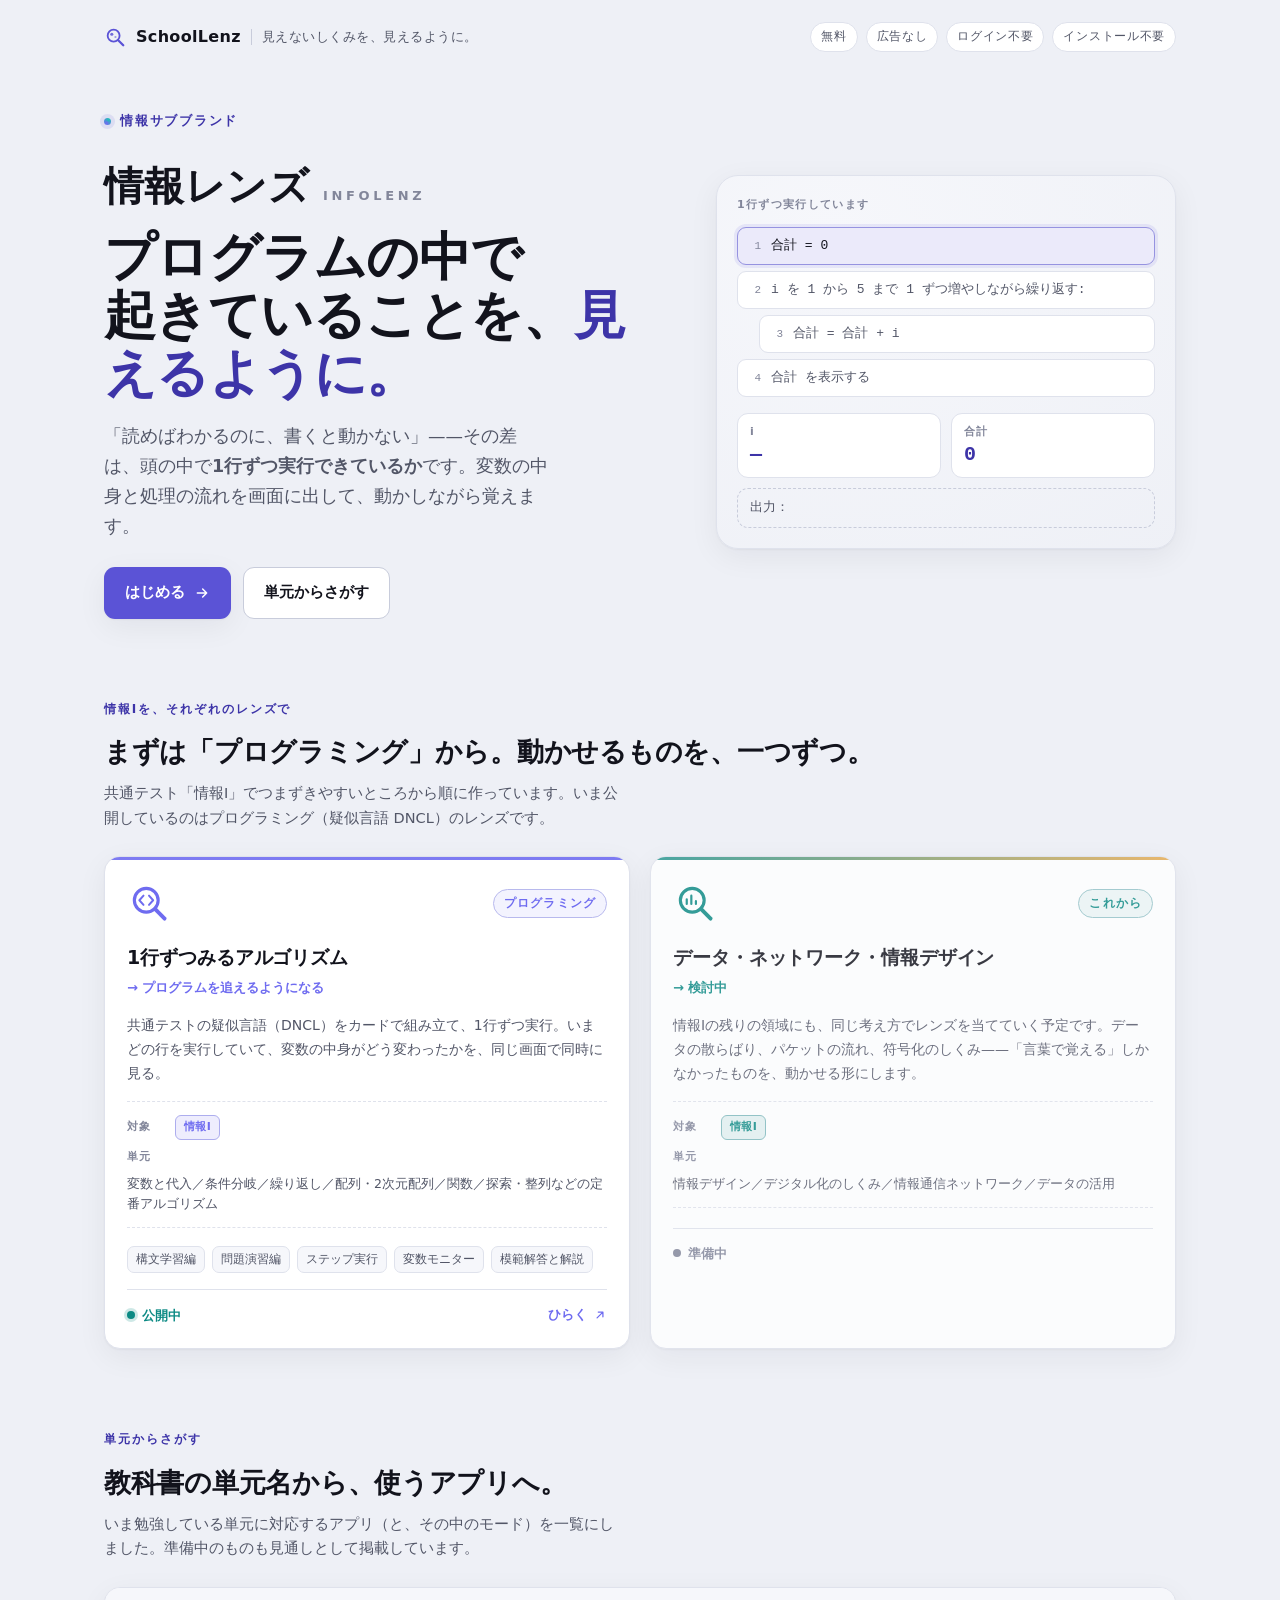
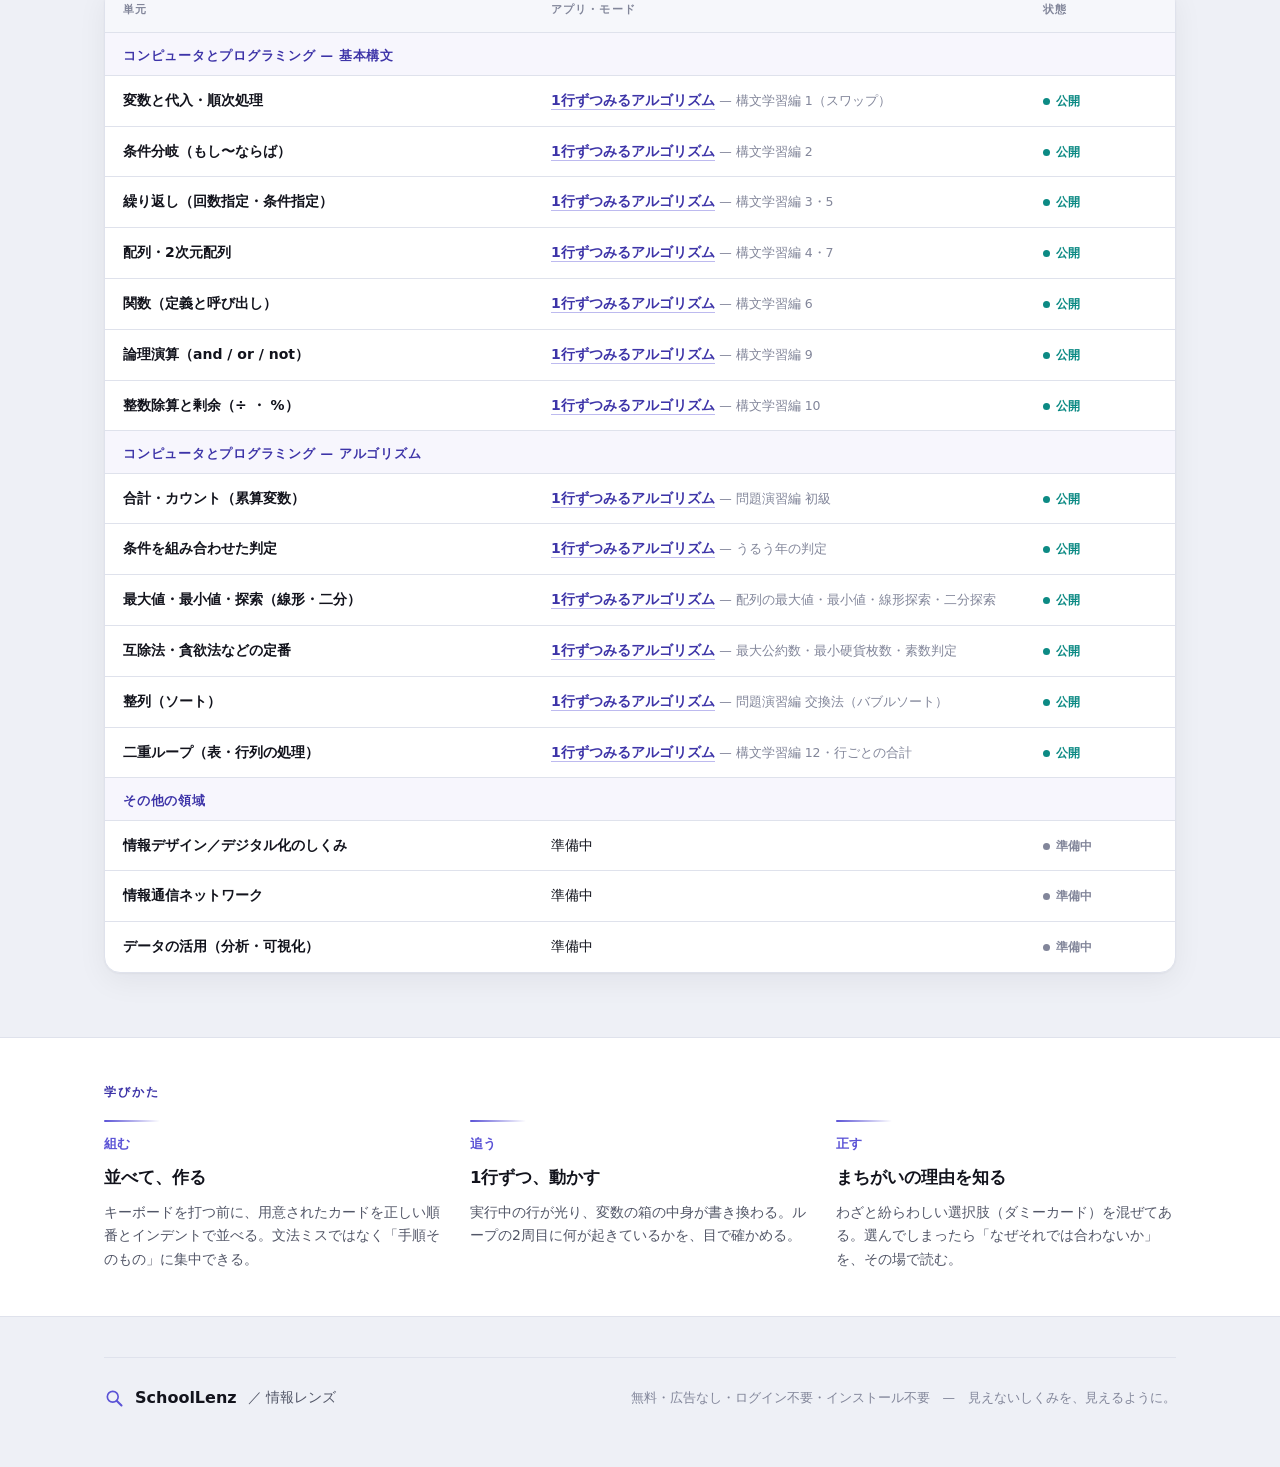
<file: index.html>
<!doctype html>
<html lang="ja">
<head>
<meta charset="utf-8">
<meta name="viewport" content="width=device-width, initial-scale=1.0">
<link rel="canonical" href="https://info.schoollenz.com/">
<meta name="theme-color" content="#5b53d6" media="(prefers-color-scheme: light)">
<meta name="theme-color" content="#0b0d16" media="(prefers-color-scheme: dark)">
<meta property="og:type" content="website">
<meta property="og:site_name" content="SchoolLenz">
<meta property="og:title" content="情報レンズ — 動くしくみを、見えるように">
<meta property="og:description" content="共通テスト「情報I」のプログラムを、1行ずつ動かして見えるようにする学習アプリ集。無料・広告なし・ログイン不要。">
<meta property="og:url" content="https://info.schoollenz.com/">
<!-- SNSでシェアされたときのサムネイル。元データは docs/ogp-source.html（撮り直せる） -->
<meta property="og:image" content="https://info.schoollenz.com/ogp.png?v=2">
<meta property="og:image:width" content="1200">
<meta property="og:image:height" content="630">
<meta property="og:image:alt" content="情報レンズ — 動くしくみを、見えるように。共通テスト「情報I」の学習アプリ集">
<meta name="twitter:card" content="summary_large_image">
<!-- ファビコンはインラインSVG（自己完結・外部アセットなしを守るため） -->
<link rel="icon" href="data:image/svg+xml,%3Csvg xmlns='http://www.w3.org/2000/svg' viewBox='0 0 32 32'%3E%3Crect width='32' height='32' rx='7' fill='%236f6cf0'/%3E%3Cg fill='%23ffffff'%3E%3Crect x='13' y='7.4' width='12' height='2.8' rx='1.4' opacity='.5'/%3E%3Crect x='13' y='14.6' width='14' height='2.8' rx='1.4'/%3E%3Crect x='13' y='21.8' width='9' height='2.8' rx='1.4' opacity='.5'/%3E%3Cpath d='M5.5 12.2 L11 16 L5.5 19.8 Z'/%3E%3C/g%3E%3C/svg%3E">
<!-- info-lens hub  v1  (2026-07-29)  自己完結・外部アセットなし -->
<title>情報レンズ — 動くしくみを、見えるように。 | SchoolLenz</title>
<meta name="description" content="情報レンズ（SchoolLenz）— 共通テスト「情報I」のプログラムを、1行ずつ動かして見えるようにする学習アプリ集。変数の中身と処理の流れを同時に追える。無料・広告なし・ログイン不要。">

<style>
  :root{
    --ground:#eef0f6;--surface:#ffffff;--surface-2:#f6f7fb;
    --ink:#12131c;--ink-soft:#525667;--ink-faint:#82869a;
    --line:#dfe2ec;--line-strong:#c8ccdb;
    --accent:#5b53d6;--accent-ink:#3d34a8;--irid-a:#6f6cf0;--irid-b:#22bdb6;
    --hue-prog:#6f6cf0;--hue-data:#0c8a84;--hue-net:#e6a23c;--hue-design:#d2568c;
    --shadow:0 1px 2px rgba(18,19,28,.04),0 8px 30px rgba(18,19,28,.06);
    --shadow-lift:0 2px 6px rgba(18,19,28,.06),0 20px 50px rgba(18,19,28,.12);
    --radius:16px;--maxw:1120px;
    --mono:ui-monospace,SFMono-Regular,"SF Mono",Menlo,Consolas,"Noto Sans Mono",monospace;
  }
  @media (prefers-color-scheme:dark){
    :root{
      --ground:#0b0d16;--surface:#141726;--surface-2:#11131f;
      --ink:#eceef7;--ink-soft:#a0a5bd;--ink-faint:#757a95;
      --line:#242840;--line-strong:#333853;
      --accent:#8f88f5;--accent-ink:#c7c3ff;--irid-a:#8c88ff;--irid-b:#2cd0c8;
      --hue-prog:#8f88f5;--hue-data:#2bb9b0;--hue-net:#f0b25a;--hue-design:#ef7fb0;
      --shadow:0 1px 2px rgba(0,0,0,.4),0 10px 34px rgba(0,0,0,.5);
      --shadow-lift:0 2px 8px rgba(0,0,0,.5),0 24px 60px rgba(0,0,0,.65);
    }
  }
  :root[data-theme="light"]{
    --ground:#eef0f6;--surface:#ffffff;--surface-2:#f6f7fb;--ink:#12131c;--ink-soft:#525667;--ink-faint:#82869a;
    --line:#dfe2ec;--line-strong:#c8ccdb;--accent:#5b53d6;--accent-ink:#3d34a8;--irid-a:#6f6cf0;--irid-b:#22bdb6;
    --hue-prog:#6f6cf0;--hue-data:#0c8a84;--hue-net:#e6a23c;--hue-design:#d2568c;
    --shadow:0 1px 2px rgba(18,19,28,.04),0 8px 30px rgba(18,19,28,.06);
    --shadow-lift:0 2px 6px rgba(18,19,28,.06),0 20px 50px rgba(18,19,28,.12);
  }
  :root[data-theme="dark"]{
    --ground:#0b0d16;--surface:#141726;--surface-2:#11131f;--ink:#eceef7;--ink-soft:#a0a5bd;--ink-faint:#757a95;
    --line:#242840;--line-strong:#333853;--accent:#8f88f5;--accent-ink:#c7c3ff;--irid-a:#8c88ff;--irid-b:#2cd0c8;
    --hue-prog:#8f88f5;--hue-data:#2bb9b0;--hue-net:#f0b25a;--hue-design:#ef7fb0;
    --shadow:0 1px 2px rgba(0,0,0,.4),0 10px 34px rgba(0,0,0,.5);
    --shadow-lift:0 2px 8px rgba(0,0,0,.5),0 24px 60px rgba(0,0,0,.65);
  }

  *{box-sizing:border-box}
  html{-webkit-text-size-adjust:100%}
  body{
    margin:0;background:var(--ground);color:var(--ink);
    font-family:"Hiragino Kaku Gothic ProN","Hiragino Sans","Yu Gothic",YuGothic,"Noto Sans JP",Meiryo,system-ui,sans-serif;
    line-height:1.7;-webkit-font-smoothing:antialiased;text-rendering:optimizeLegibility;font-feature-settings:"palt" 1;
  }
  .wrap{max-width:var(--maxw);margin:0 auto;padding:0 24px}
  a{color:inherit;text-decoration:none}

  .top{display:flex;align-items:center;justify-content:space-between;gap:16px;padding:22px 0 0}
  .parent{display:flex;align-items:center;gap:10px;color:var(--ink-soft)}
  .parent .plogo{width:22px;height:22px;color:var(--accent)}
  .parent b{color:var(--ink);font-weight:700;letter-spacing:.02em}
  .parent .sep{width:1px;height:16px;background:var(--line-strong)}
  .parent small{font-size:12.5px;letter-spacing:.04em}
  .promise{display:flex;gap:8px;flex-wrap:wrap}
  .promise span{font-size:11.5px;letter-spacing:.06em;color:var(--ink-soft);border:1px solid var(--line);border-radius:999px;padding:4px 10px;background:var(--surface)}
  @media(max-width:720px){.promise{display:none}}

  .hero{display:grid;grid-template-columns:1.05fr .95fr;gap:40px;align-items:center;padding:54px 0 40px}
  @media(max-width:860px){.hero{grid-template-columns:1fr;gap:28px;padding:34px 0 26px}}
  .eyebrow{display:inline-flex;align-items:center;gap:9px;font-size:12.5px;letter-spacing:.14em;text-transform:uppercase;color:var(--accent-ink);font-weight:700;margin-bottom:20px}
  .eyebrow .dot{width:7px;height:7px;border-radius:50%;background:conic-gradient(from 210deg,var(--irid-a),var(--irid-b),var(--irid-a));box-shadow:0 0 0 4px color-mix(in srgb,var(--accent) 12%,transparent)}
  h1.title{font-size:clamp(30px,5.4vw,52px);line-height:1.12;letter-spacing:-.01em;margin:0 0 20px;font-weight:800;text-wrap:balance}
  h1.title .glow{color:var(--accent-ink)}
  .lede{font-size:clamp(15px,1.9vw,17.5px);color:var(--ink-soft);max-width:40ch;margin:0 0 26px}
  .brandline{display:flex;align-items:baseline;gap:14px;margin:0 0 8px}
  .brandline h2{margin:0;font-size:clamp(26px,4.4vw,40px);font-weight:800;letter-spacing:.01em}
  .brandline .romaji{font-size:13px;letter-spacing:.28em;text-transform:uppercase;color:var(--ink-faint);font-weight:700}
  .cta-row{display:flex;gap:12px;flex-wrap:wrap;margin-top:26px}
  .btn{display:inline-flex;align-items:center;gap:9px;padding:12px 20px;border-radius:11px;font-weight:700;font-size:15px;border:1px solid transparent;transition:transform .15s ease,box-shadow .2s ease,background .2s ease}
  .btn.primary{background:var(--accent);color:#fff;box-shadow:var(--shadow)}
  @media(prefers-color-scheme:dark){.btn.primary{color:#14122e}}
  :root[data-theme="dark"] .btn.primary{color:#14122e}
  :root[data-theme="light"] .btn.primary{color:#fff}
  .btn.primary:hover{transform:translateY(-2px);box-shadow:var(--shadow-lift)}
  .btn.ghost{border-color:var(--line-strong);color:var(--ink);background:var(--surface)}
  .btn.ghost:hover{transform:translateY(-2px);border-color:var(--accent)}
  .btn svg{width:16px;height:16px}

  /* ヒーローの実行デモ（1行ずつ実行 × 変数の中身） */
  .stage{position:relative;width:100%;max-width:460px;justify-self:end;border-radius:22px;padding:20px;
    background:radial-gradient(120% 120% at 25% 15%,var(--surface-2),var(--ground));border:1px solid var(--line);box-shadow:var(--shadow)}
  @media(max-width:860px){.stage{justify-self:center;max-width:420px}}
  .stage .cap{font-size:11px;letter-spacing:.12em;text-transform:uppercase;color:var(--ink-faint);font-weight:800;margin-bottom:12px}
  .code{display:flex;flex-direction:column;gap:6px;font-family:var(--mono);font-size:13px}
  .code .ln{position:relative;display:flex;gap:10px;align-items:center;padding:7px 11px;border-radius:9px;border:1px solid var(--line);background:var(--surface);color:var(--ink-soft);transition:background .18s ease,border-color .18s ease,color .18s ease}
  .code .ln .no{color:var(--ink-faint);font-size:11px;width:12px;flex:none;text-align:right}
  .code .ln.ind{margin-left:22px}
  .code .ln.on{border-color:color-mix(in srgb,var(--accent) 55%,var(--line));background:color-mix(in srgb,var(--accent) 12%,var(--surface));color:var(--ink);box-shadow:0 0 0 3px color-mix(in srgb,var(--accent) 10%,transparent)}
  .vars{display:flex;gap:10px;margin-top:16px;flex-wrap:wrap}
  .vbox{flex:1;min-width:96px;border:1px solid var(--line);border-radius:11px;background:var(--surface);padding:9px 12px}
  .vbox .k{font-size:11px;color:var(--ink-faint);font-weight:800;letter-spacing:.06em}
  .vbox .v{font-family:var(--mono);font-size:20px;font-weight:700;color:var(--accent-ink);line-height:1.3}
  .outbox{margin-top:10px;border:1px dashed var(--line-strong);border-radius:11px;padding:8px 12px;font-family:var(--mono);font-size:13px;color:var(--ink-soft);min-height:36px}
  .outbox b{color:var(--irid-b);font-weight:700}

  .section{padding:40px 0}
  .sec-head{margin-bottom:26px}
  .sec-head h3{margin:0;font-size:clamp(21px,3vw,27px);font-weight:800;letter-spacing:-.01em;text-wrap:balance}
  .sec-head p{margin:6px 0 0;color:var(--ink-soft);font-size:14.5px;max-width:56ch}
  .sec-kicker{font-size:12px;letter-spacing:.16em;text-transform:uppercase;color:var(--accent-ink);font-weight:700;margin-bottom:10px}

  .grid{display:grid;grid-template-columns:repeat(2,1fr);gap:20px}
  @media(max-width:900px){.grid{grid-template-columns:1fr}}
  .card{position:relative;display:flex;flex-direction:column;background:var(--surface);border:1px solid var(--line);border-radius:var(--radius);padding:24px 22px 22px;box-shadow:var(--shadow);transition:transform .18s ease,box-shadow .22s ease,border-color .22s ease;overflow:hidden}
  .card::before{content:"";position:absolute;inset:0 0 auto 0;height:3px;background:linear-gradient(90deg,var(--h1,var(--accent)),var(--h2,var(--h1,var(--accent))));opacity:.9}
  .card.live:hover{transform:translateY(-4px);box-shadow:var(--shadow-lift);border-color:color-mix(in srgb,var(--h1,var(--accent)) 45%,var(--line))}
  .card.soon{opacity:.82}
  .card-top{display:flex;align-items:center;justify-content:space-between;gap:12px;margin-bottom:16px}
  .lens-badge{width:44px;height:44px;flex:none;color:var(--h1,var(--accent))}
  .domain{font-size:11.5px;letter-spacing:.1em;font-weight:800;color:var(--h1,var(--accent));border:1px solid color-mix(in srgb,var(--h1,var(--accent)) 35%,var(--line));padding:4px 10px;border-radius:999px;background:color-mix(in srgb,var(--h1,var(--accent)) 8%,var(--surface))}
  .card h4{margin:0 0 3px;font-size:19px;font-weight:800;letter-spacing:-.005em}
  .goal{font-size:13px;font-weight:700;color:var(--h1,var(--accent));margin:0 0 14px}
  .card p.desc{margin:0 0 16px;font-size:14px;color:var(--ink-soft);line-height:1.72}
  .scope{display:flex;flex-direction:column;gap:8px;padding:13px 0;margin:0 0 4px;border-top:1px dashed var(--line);border-bottom:1px dashed var(--line)}
  .scope-row{display:flex;align-items:center;gap:8px;flex-wrap:wrap}
  .scope-k{font-size:10.5px;letter-spacing:.12em;text-transform:uppercase;color:var(--ink-faint);font-weight:800;flex:none;width:40px}
  .lvl{font-size:11px;font-weight:800;letter-spacing:.03em;padding:2px 8px;border-radius:6px;border:1px solid;color:var(--h1,var(--accent));border-color:color-mix(in srgb,var(--h1,var(--accent)) 45%,var(--line));background:color-mix(in srgb,var(--h1,var(--accent)) 12%,var(--surface))}
  .units{font-size:12.5px;color:var(--ink-soft);line-height:1.6}
  .tags{display:flex;flex-wrap:wrap;gap:7px;margin-top:14px}
  .tags span{font-size:11.5px;color:var(--ink-soft);background:var(--surface-2);border:1px solid var(--line);border-radius:7px;padding:3px 8px}
  .card-foot{display:flex;align-items:center;justify-content:space-between;gap:10px;margin-top:16px;padding-top:14px;border-top:1px solid var(--line)}
  .state{display:inline-flex;align-items:center;gap:7px;font-size:12.5px;font-weight:700}
  .state .led{width:8px;height:8px;border-radius:50%}
  .state.on{color:var(--hue-data)}
  .state.on .led{background:var(--hue-data);box-shadow:0 0 0 3px color-mix(in srgb,var(--hue-data) 20%,transparent)}
  .state.soon{color:var(--ink-faint)}
  .state.soon .led{background:var(--ink-faint)}
  .open{display:inline-flex;align-items:center;gap:6px;font-size:13px;font-weight:700;color:var(--h1,var(--accent))}
  .open svg{width:14px;height:14px;transition:transform .16s ease}
  .card.live:hover .open svg{transform:translate(3px,-3px)}

  /* 単元インデックス */
  .index-wrap{overflow-x:auto;border:1px solid var(--line);border-radius:var(--radius);background:var(--surface);box-shadow:var(--shadow)}
  table.idx{border-collapse:collapse;width:100%;min-width:600px;font-size:14px}
  .idx td,.idx th{text-align:left;padding:13px 18px;vertical-align:middle}
  .idx thead th{font-size:11px;letter-spacing:.1em;text-transform:uppercase;color:var(--ink-faint);font-weight:800;border-bottom:1px solid var(--line);background:var(--surface-2)}
  .idx tr.grp td{padding:12px 18px 8px;font-weight:800;font-size:12.5px;letter-spacing:.06em;color:var(--accent-ink);background:color-mix(in srgb,var(--accent) 5%,var(--surface));border-top:1px solid var(--line)}
  .idx tbody tr.unit td{border-top:1px solid var(--line)}
  .idx tbody tr.unit:hover td{background:var(--surface-2)}
  .idx .u{font-weight:600;color:var(--ink)}
  .idx .app a{font-weight:700;color:var(--accent-ink);border-bottom:1px solid color-mix(in srgb,var(--accent) 40%,transparent);padding-bottom:1px}
  .idx .app a:hover{border-bottom-color:var(--accent)}
  .idx .app .mode{color:var(--ink-faint);font-size:12.5px;font-weight:500}
  .idx .st{white-space:nowrap;font-size:12px;font-weight:700}
  .idx .st.on{color:var(--hue-data)}
  .idx .st.soon{color:var(--ink-faint)}
  .idx .st .led{display:inline-block;width:7px;height:7px;border-radius:50%;margin-right:6px;vertical-align:middle}
  .idx .st.on .led{background:var(--hue-data)}
  .idx .st.soon .led{background:var(--ink-faint)}

  .band{background:var(--surface);border-top:1px solid var(--line);border-bottom:1px solid var(--line);margin-top:24px}
  .band .wrap{padding-top:44px;padding-bottom:44px}
  .how{display:grid;grid-template-columns:repeat(3,1fr);gap:26px}
  @media(max-width:820px){.how{grid-template-columns:1fr;gap:20px}}
  .how .item{display:flex;flex-direction:column;gap:8px}
  .how .n{font-size:13px;font-weight:800;letter-spacing:.02em;color:var(--accent);font-family:var(--mono)}
  .how h5{margin:0;font-size:16.5px;font-weight:800}
  .how p{margin:0;font-size:14px;color:var(--ink-soft)}
  .how .bar{height:2px;background:linear-gradient(90deg,var(--accent),transparent);border-radius:2px;width:56px;margin-bottom:4px}

  footer{padding:40px 0 56px}
  .foot-in{display:flex;align-items:center;justify-content:space-between;gap:18px;flex-wrap:wrap;padding-top:26px;border-top:1px solid var(--line)}
  .foot-brand{display:flex;align-items:center;gap:11px}
  .foot-brand .plogo{width:20px;height:20px;color:var(--accent)}
  .foot-brand b{font-weight:800}
  .foot-brand span{color:var(--ink-soft);font-size:13.5px}
  .foot-note{color:var(--ink-faint);font-size:12.5px}

  @media (prefers-reduced-motion:reduce){*{animation:none!important;transition:none!important}}
  :focus-visible{outline:2px solid var(--accent);outline-offset:3px;border-radius:6px}
</style>
</head>
<body>
<div class="wrap">
  <div class="top">
    <a class="parent" href="https://schoollenz.com" aria-label="SchoolLenz ポータルへ">
      <svg class="plogo" viewBox="0 0 48 48" aria-hidden="true" fill="none">
        <circle cx="21" cy="21" r="13" stroke="currentColor" stroke-width="4"/>
        <line x1="31" y1="31" x2="42" y2="42" stroke="currentColor" stroke-width="5" stroke-linecap="round"/>
        <circle cx="17" cy="18" r="3.4" fill="currentColor" opacity=".85"/>
        <circle cx="25" cy="24" r="2.4" fill="currentColor" opacity=".55"/>
      </svg>
      <b>SchoolLenz</b><span class="sep"></span><small>見えないしくみを、見えるように。</small>
    </a>
    <div class="promise"><span>無料</span><span>広告なし</span><span>ログイン不要</span><span>インストール不要</span></div>
  </div>
</div>

<div class="wrap">
  <section class="hero">
    <div class="hero-copy">
      <span class="eyebrow"><span class="dot"></span>情報サブブランド</span>
      <div class="brandline"><h2>情報レンズ</h2><span class="romaji">InfoLenz</span></div>
      <h1 class="title">プログラムの中で<br>起きていることを、<span class="glow">見えるように。</span></h1>
      <p class="lede">「読めばわかるのに、書くと動かない」——その差は、頭の中で<b>1行ずつ実行できているか</b>です。変数の中身と処理の流れを画面に出して、動かしながら覚えます。</p>
      <div class="cta-row">
        <a class="btn primary" href="dncl/">はじめる
          <svg viewBox="0 0 24 24" fill="none" aria-hidden="true"><path d="M5 12h14M13 6l6 6-6 6" stroke="currentColor" stroke-width="2.2" stroke-linecap="round" stroke-linejoin="round"/></svg>
        </a>
        <a class="btn ghost" href="#index">単元からさがす</a>
      </div>
    </div>

    <div class="stage" aria-hidden="true">
      <div class="cap">1行ずつ実行しています</div>
      <div class="code" id="code">
        <div class="ln"><span class="no">1</span><span>合計 = 0</span></div>
        <div class="ln"><span class="no">2</span><span>i を 1 から 5 まで 1 ずつ増やしながら繰り返す:</span></div>
        <div class="ln ind"><span class="no">3</span><span>合計 = 合計 + i</span></div>
        <div class="ln"><span class="no">4</span><span>合計 を表示する</span></div>
      </div>
      <div class="vars">
        <div class="vbox"><div class="k">i</div><div class="v" id="v-i">—</div></div>
        <div class="vbox"><div class="k">合計</div><div class="v" id="v-sum">0</div></div>
      </div>
      <div class="outbox" id="out">出力：<b id="out-v"></b></div>
    </div>
  </section>
</div>

<div class="wrap" id="apps">
  <section class="section">
    <div class="sec-head">
      <div class="sec-kicker">情報Iを、それぞれのレンズで</div>
      <h3>まずは「プログラミング」から。動かせるものを、一つずつ。</h3>
      <p>共通テスト「情報I」でつまずきやすいところから順に作っています。いま公開しているのはプログラミング（疑似言語 DNCL）のレンズです。</p>
    </div>

    <div class="grid">
      <!-- プログラミング -->
      <a class="card live" href="dncl/" style="--h1:var(--hue-prog)">
        <div class="card-top">
          <svg class="lens-badge" viewBox="0 0 48 48" fill="none" aria-hidden="true">
            <circle cx="21" cy="21" r="13" stroke="currentColor" stroke-width="3.4"/>
            <line x1="30.5" y1="30.5" x2="41" y2="41" stroke="currentColor" stroke-width="4.2" stroke-linecap="round"/>
            <path d="M18 16l-4.5 5 4.5 5M24 16l4.5 5-4.5 5" stroke="currentColor" stroke-width="2.2" stroke-linecap="round" stroke-linejoin="round"/>
          </svg>
          <span class="domain">プログラミング</span>
        </div>
        <h4>1行ずつみるアルゴリズム</h4>
        <div class="goal">→ プログラムを追えるようになる</div>
        <p class="desc">共通テストの疑似言語（DNCL）をカードで組み立て、1行ずつ実行。いまどの行を実行していて、変数の中身がどう変わったかを、同じ画面で同時に見る。</p>
        <div class="scope">
          <div class="scope-row"><span class="scope-k">対象</span><span class="lvl">情報I</span></div>
          <div class="scope-row"><span class="scope-k">単元</span><span class="units">変数と代入／条件分岐／繰り返し／配列・2次元配列／関数／探索・整列などの定番アルゴリズム</span></div>
        </div>
        <div class="tags"><span>構文学習編</span><span>問題演習編</span><span>ステップ実行</span><span>変数モニター</span><span>模範解答と解説</span></div>
        <div class="card-foot">
          <span class="state on"><span class="led"></span>公開中</span>
          <span class="open">ひらく<svg viewBox="0 0 24 24" fill="none" aria-hidden="true"><path d="M7 17L17 7M9 7h8v8" stroke="currentColor" stroke-width="2.2" stroke-linecap="round" stroke-linejoin="round"/></svg></span>
        </div>
      </a>

      <!-- これから -->
      <div class="card soon" style="--h1:var(--hue-data);--h2:var(--hue-net)">
        <div class="card-top">
          <svg class="lens-badge" viewBox="0 0 48 48" fill="none" aria-hidden="true">
            <circle cx="21" cy="21" r="13" stroke="currentColor" stroke-width="3.4"/>
            <line x1="30.5" y1="30.5" x2="41" y2="41" stroke="currentColor" stroke-width="4.2" stroke-linecap="round"/>
            <path d="M15 25v-5M20 25v-9M25 25v-3" stroke="currentColor" stroke-width="2.4" stroke-linecap="round"/>
          </svg>
          <span class="domain">これから</span>
        </div>
        <h4>データ・ネットワーク・情報デザイン</h4>
        <div class="goal">→ 検討中</div>
        <p class="desc">情報Iの残りの領域にも、同じ考え方でレンズを当てていく予定です。データの散らばり、パケットの流れ、符号化のしくみ——「言葉で覚える」しかなかったものを、動かせる形にします。</p>
        <div class="scope">
          <div class="scope-row"><span class="scope-k">対象</span><span class="lvl">情報I</span></div>
          <div class="scope-row"><span class="scope-k">単元</span><span class="units">情報デザイン／デジタル化のしくみ／情報通信ネットワーク／データの活用</span></div>
        </div>
        <div class="card-foot">
          <span class="state soon"><span class="led"></span>準備中</span>
        </div>
      </div>
    </div>
  </section>
</div>

<div class="wrap" id="index">
  <section class="section">
    <div class="sec-head">
      <div class="sec-kicker">単元からさがす</div>
      <h3>教科書の単元名から、使うアプリへ。</h3>
      <p>いま勉強している単元に対応するアプリ（と、その中のモード）を一覧にしました。準備中のものも見通しとして掲載しています。</p>
    </div>
    <div class="index-wrap">
      <table class="idx">
        <thead><tr><th style="width:40%">単元</th><th>アプリ・モード</th><th style="width:14%">状態</th></tr></thead>
        <tbody>
          <tr class="grp"><td colspan="3">コンピュータとプログラミング — 基本構文</td></tr>
          <tr class="unit"><td class="u">変数と代入・順次処理</td><td class="app"><a href="dncl/">1行ずつみるアルゴリズム</a> <span class="mode">— 構文学習編 1（スワップ）</span></td><td><span class="st on"><span class="led"></span>公開</span></td></tr>
          <tr class="unit"><td class="u">条件分岐（もし〜ならば）</td><td class="app"><a href="dncl/">1行ずつみるアルゴリズム</a> <span class="mode">— 構文学習編 2</span></td><td><span class="st on"><span class="led"></span>公開</span></td></tr>
          <tr class="unit"><td class="u">繰り返し（回数指定・条件指定）</td><td class="app"><a href="dncl/">1行ずつみるアルゴリズム</a> <span class="mode">— 構文学習編 3・5</span></td><td><span class="st on"><span class="led"></span>公開</span></td></tr>
          <tr class="unit"><td class="u">配列・2次元配列</td><td class="app"><a href="dncl/">1行ずつみるアルゴリズム</a> <span class="mode">— 構文学習編 4・7</span></td><td><span class="st on"><span class="led"></span>公開</span></td></tr>
          <tr class="unit"><td class="u">関数（定義と呼び出し）</td><td class="app"><a href="dncl/">1行ずつみるアルゴリズム</a> <span class="mode">— 構文学習編 6</span></td><td><span class="st on"><span class="led"></span>公開</span></td></tr>
          <tr class="unit"><td class="u">論理演算（and / or / not）</td><td class="app"><a href="dncl/">1行ずつみるアルゴリズム</a> <span class="mode">— 構文学習編 9</span></td><td><span class="st on"><span class="led"></span>公開</span></td></tr>
          <tr class="unit"><td class="u">整数除算と剰余（÷ ・ %）</td><td class="app"><a href="dncl/">1行ずつみるアルゴリズム</a> <span class="mode">— 構文学習編 10</span></td><td><span class="st on"><span class="led"></span>公開</span></td></tr>

          <tr class="grp"><td colspan="3">コンピュータとプログラミング — アルゴリズム</td></tr>
          <tr class="unit"><td class="u">合計・カウント（累算変数）</td><td class="app"><a href="dncl/">1行ずつみるアルゴリズム</a> <span class="mode">— 問題演習編 初級</span></td><td><span class="st on"><span class="led"></span>公開</span></td></tr>
          <tr class="unit"><td class="u">条件を組み合わせた判定</td><td class="app"><a href="dncl/">1行ずつみるアルゴリズム</a> <span class="mode">— うるう年の判定</span></td><td><span class="st on"><span class="led"></span>公開</span></td></tr>
          <tr class="unit"><td class="u">最大値・最小値・探索（線形・二分）</td><td class="app"><a href="dncl/">1行ずつみるアルゴリズム</a> <span class="mode">— 配列の最大値・最小値・線形探索・二分探索</span></td><td><span class="st on"><span class="led"></span>公開</span></td></tr>
          <tr class="unit"><td class="u">互除法・貪欲法などの定番</td><td class="app"><a href="dncl/">1行ずつみるアルゴリズム</a> <span class="mode">— 最大公約数・最小硬貨枚数・素数判定</span></td><td><span class="st on"><span class="led"></span>公開</span></td></tr>
          <tr class="unit"><td class="u">整列（ソート）</td><td class="app"><a href="dncl/">1行ずつみるアルゴリズム</a> <span class="mode">— 問題演習編 交換法（バブルソート）</span></td><td><span class="st on"><span class="led"></span>公開</span></td></tr>
          <tr class="unit"><td class="u">二重ループ（表・行列の処理）</td><td class="app"><a href="dncl/">1行ずつみるアルゴリズム</a> <span class="mode">— 構文学習編 12・行ごとの合計</span></td><td><span class="st on"><span class="led"></span>公開</span></td></tr>

          <tr class="grp"><td colspan="3">その他の領域</td></tr>
          <tr class="unit"><td class="u">情報デザイン／デジタル化のしくみ</td><td class="app">準備中</td><td><span class="st soon"><span class="led"></span>準備中</span></td></tr>
          <tr class="unit"><td class="u">情報通信ネットワーク</td><td class="app">準備中</td><td><span class="st soon"><span class="led"></span>準備中</span></td></tr>
          <tr class="unit"><td class="u">データの活用（分析・可視化）</td><td class="app">準備中</td><td><span class="st soon"><span class="led"></span>準備中</span></td></tr>
        </tbody>
      </table>
    </div>
  </section>
</div>

<div class="band">
  <div class="wrap">
    <div class="sec-kicker" style="margin-bottom:18px">学びかた</div>
    <div class="how">
      <div class="item"><div class="bar"></div><div class="n">組む</div><h5>並べて、作る</h5><p>キーボードを打つ前に、用意されたカードを正しい順番とインデントで並べる。文法ミスではなく「手順そのもの」に集中できる。</p></div>
      <div class="item"><div class="bar"></div><div class="n">追う</div><h5>1行ずつ、動かす</h5><p>実行中の行が光り、変数の箱の中身が書き換わる。ループの2周目に何が起きているかを、目で確かめる。</p></div>
      <div class="item"><div class="bar"></div><div class="n">正す</div><h5>まちがいの理由を知る</h5><p>わざと紛らわしい選択肢（ダミーカード）を混ぜてある。選んでしまったら「なぜそれでは合わないか」を、その場で読む。</p></div>
    </div>
  </div>
</div>

<div class="wrap">
  <footer>
    <div class="foot-in">
      <a class="foot-brand" href="https://schoollenz.com">
        <svg class="plogo" viewBox="0 0 48 48" aria-hidden="true" fill="none">
          <circle cx="21" cy="21" r="13" stroke="currentColor" stroke-width="4"/>
          <line x1="31" y1="31" x2="42" y2="42" stroke="currentColor" stroke-width="5" stroke-linecap="round"/>
        </svg>
        <b>SchoolLenz</b><span>／ 情報レンズ</span>
      </a>
      <div class="foot-note">無料・広告なし・ログイン不要・インストール不要　—　見えないしくみを、見えるように。</div>
    </div>
  </footer>
</div>

<script>
(function(){
  // ヒーローの実行デモ：1行ずつ実行と変数の中身をそのまま再現する
  var lines = document.querySelectorAll('#code .ln');
  var vi = document.getElementById('v-i'), vs = document.getElementById('v-sum'), ov = document.getElementById('out-v');
  if(!lines.length || !vi || !vs || !ov) return;
  if(window.matchMedia && window.matchMedia('(prefers-reduced-motion:reduce)').matches){
    lines[3].classList.add('on'); vi.textContent='5'; vs.textContent='15'; ov.textContent='15'; return;
  }

  // [行index, i, 合計, 出力]
  var steps = [[0,'—',0,''],[1,1,0,''],[2,1,1,''],[1,2,1,''],[2,2,3,''],[1,3,3,''],[2,3,6,''],
               [1,4,6,''],[2,4,10,''],[1,5,10,''],[2,5,15,''],[3,5,15,'15']];
  var k = 0;
  setInterval(function(){
    var s = steps[k % steps.length];
    for(var i=0;i<lines.length;i++) lines[i].classList.toggle('on', i === s[0]);
    vi.textContent = s[1]; vs.textContent = s[2]; ov.textContent = s[3];
    k++;
  }, 900);
})();
</script>
</body>
</html>
</file>
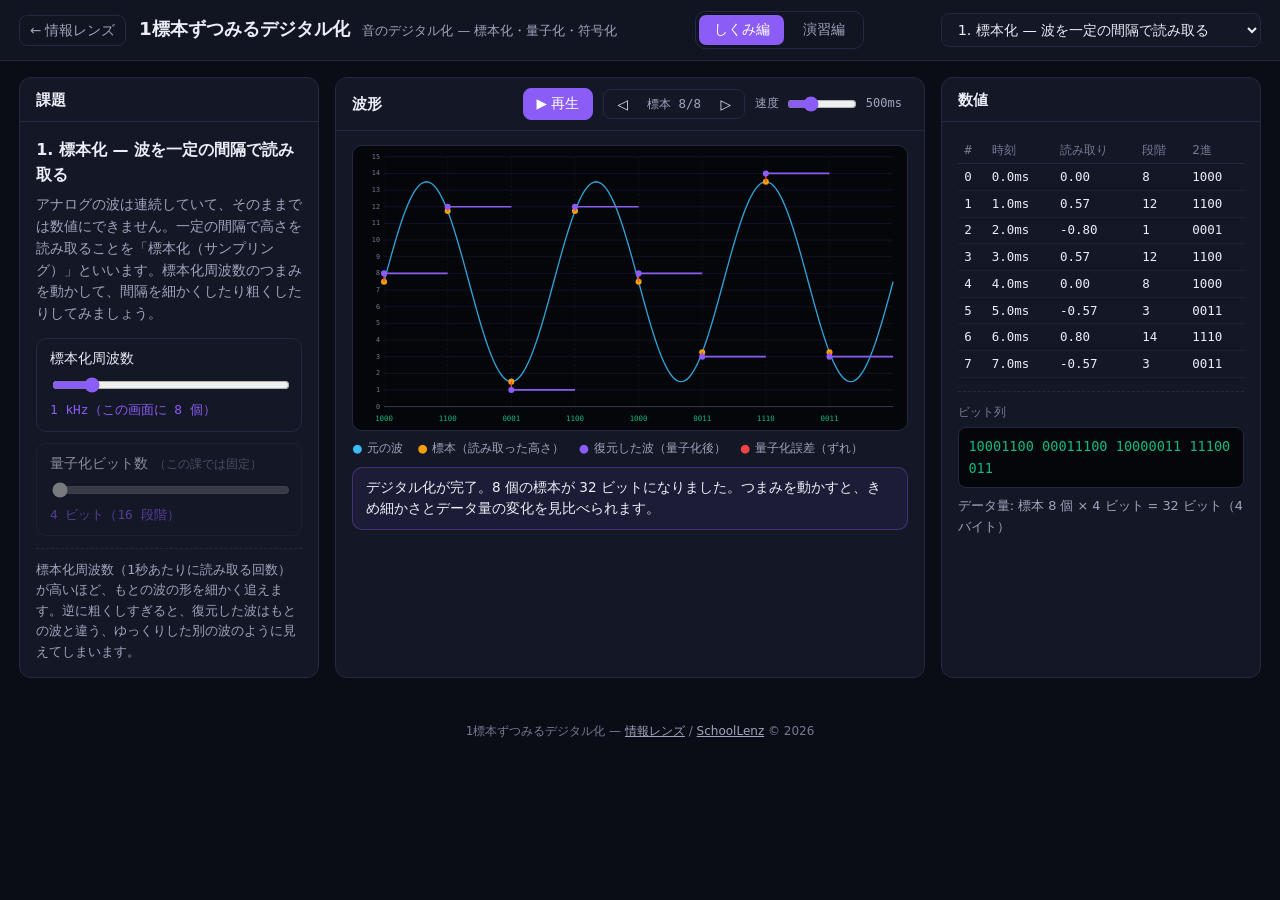
<file: digitize/index.html>
<!DOCTYPE html>
<html lang="ja">
<head>
  <meta charset="UTF-8">
  <meta name="viewport" content="width=device-width, initial-scale=1.0">
  <title>1標本ずつみるデジタル化 — 標本化・量子化・符号化を動かして学ぶ | 情報レンズ</title>
  <meta name="description" content="音のデジタル化（標本化・量子化・符号化）を、1標本ずつ進めて確かめる無料の学習ツール。標本化周波数と量子化ビット数を変えると、復元した波のずれとデータ量が同時に見える。情報レンズ（SchoolLenz）。">
  <link rel="canonical" href="https://info.schoollenz.com/digitize/">
  <meta property="og:type" content="website">
  <meta property="og:site_name" content="SchoolLenz">
  <meta property="og:title" content="1標本ずつみるデジタル化 — 情報レンズ">
  <meta property="og:description" content="標本化・量子化・符号化を1標本ずつ。元の波と復元した波のずれ、データ量の変化が同時に見える。無料・広告なし・ログイン不要。">
  <meta property="og:url" content="https://info.schoollenz.com/digitize/">
  <meta name="theme-color" content="#0b0d16">
  <!-- ファビコンはインラインSVG（外部アセットゼロ。情報レンズ共通の記号） -->
  <link rel="icon" href="data:image/svg+xml,%3Csvg xmlns='http://www.w3.org/2000/svg' viewBox='0 0 32 32'%3E%3Crect width='32' height='32' rx='7' fill='%236f6cf0'/%3E%3Cg fill='%23ffffff'%3E%3Crect x='13' y='7.4' width='12' height='2.8' rx='1.4' opacity='.5'/%3E%3Crect x='13' y='14.6' width='14' height='2.8' rx='1.4'/%3E%3Crect x='13' y='21.8' width='9' height='2.8' rx='1.4' opacity='.5'/%3E%3Cpath d='M5.5 12.2 L11 16 L5.5 19.8 Z'/%3E%3C/g%3E%3C/svg%3E">
  <!-- 参照は ?v=N。**中身を変えたら N を上げる**（アセットは4時間キャッシュされるので、
       据え置くと古い実体が使われ続ける）。新規ファイルを 404 キャッシュから守る役目も兼ねる。CLAUDE.md -->
  <link rel="stylesheet" href="style.css?v=2">
</head>
<body>

  <header>
    <div class="logo-section">
      <a href="../" class="back-link" title="情報レンズ（アプリ一覧）へ戻る">← 情報レンズ</a>
      <h1>1標本ずつみるデジタル化</h1>
      <span>音のデジタル化 — 標本化・量子化・符号化</span>
    </div>
    <!-- モード切り替え（dncl と同じ二部構成: 見て理解する / 計算して答える） -->
    <nav class="mode-tabs" aria-label="学習モードの選択">
      <button type="button" id="mode-lessons-btn" class="mode-tab active" title="しくみ編（見て理解する）に切り替えます">しくみ編</button>
      <button type="button" id="mode-exercises-btn" class="mode-tab" title="演習編（データ量の計算問題）に切り替えます">演習編</button>
    </nav>

    <div class="controls-section">
      <div class="select-wrapper">
        <select id="lesson-select" title="課題を選択してください"></select>
      </div>
    </div>
  </header>

  <main>

    <!-- 左: 課題とつまみ -->
    <section class="pane" id="left-pane" aria-labelledby="left-pane-title">
      <div class="pane-header"><h2 id="left-pane-title">課題</h2></div>
      <div class="pane-content">
        <article class="lesson-card">
          <h3 id="lesson-title"></h3>
          <p id="lesson-desc"></p>
        </article>

        <div class="control-block" id="rate-row">
          <label for="rate-range">標本化周波数<span class="lock-note">（この課では固定）</span></label>
          <input type="range" id="rate-range" min="4" max="32" step="1" value="8">
          <div class="control-val" id="rate-val"></div>
        </div>

        <div class="control-block" id="bit-row">
          <label for="bit-range">量子化ビット数<span class="lock-note">（この課では固定）</span></label>
          <input type="range" id="bit-range" min="1" max="4" step="1" value="4">
          <div class="control-val" id="bit-val"></div>
        </div>

        <div class="explanation" id="lesson-expl"></div>

        <!-- 演習編: 条件と解答欄（条件リストは given から自動生成され、問題文と数値がずれない） -->
        <div id="exercise-block" class="exercise-block">
          <div class="given-label">条件</div>
          <ul id="given-list" class="given-list"></ul>
          <div class="answer-row">
            <label for="answer-input" id="answer-label">答え</label>
            <input type="text" id="answer-input" inputmode="numeric" autocomplete="off">
            <span id="answer-unit" class="answer-unit"></span>
          </div>
          <div class="answer-actions">
            <button type="button" id="grade-btn" class="primary">採点する</button>
            <button type="button" id="hint-btn" title="計算の式を数値入りで表示します">式のヒント</button>
          </div>
        </div>
      </div>
    </section>

    <!-- 中央: 波形ビュー -->
    <section class="pane" id="wave-pane" aria-label="波形ビュー">
      <div class="pane-header">
        <h2>波形</h2>
        <div class="wave-actions">
          <button id="run-btn" class="primary" title="1拍ずつ自動で進めます">▶ 再生</button>
          <div class="step-controls-group">
            <button id="step-back-btn" class="icon-btn" title="1拍戻る" disabled>◁</button>
            <span id="step-counter">標本 0/0</span>
            <button id="step-forward-btn" class="icon-btn" title="1拍進む（完成形からは頭出し）">▷</button>
          </div>
          <div class="speed-control">
            <label for="speed-range">速度</label>
            <input type="range" id="speed-range" min="100" max="1500" step="100" value="500">
            <span id="speed-val">500ms</span>
          </div>
        </div>
      </div>
      <div class="pane-content">
        <svg id="wave-svg" viewBox="0 0 820 420" role="img"
             aria-label="元の波と、標本点・量子化の段階・復元した階段・量子化誤差を重ねた図"></svg>
        <div class="legend">
          <span class="lg lg-original">元の波</span>
          <span class="lg lg-sample">標本（読み取った高さ）</span>
          <span class="lg lg-restored">復元した波（量子化後）</span>
          <span class="lg lg-error">量子化誤差（ずれ）</span>
        </div>
        <div id="narration" class="narration" role="status"></div>

        <!-- 演習編: 判定と式（波形の代わりにここが主役になる） -->
        <div id="exercise-view" class="exercise-view">
          <div id="grade-status" class="grade-status" role="status"></div>
          <div id="formula-card" class="formula-card"></div>
          <div id="exercise-expl" class="narration"></div>
        </div>
      </div>
    </section>

    <!-- 右: 数値ビュー -->
    <section class="pane" id="number-pane" aria-label="数値ビュー">
      <div class="pane-header"><h2>数値</h2></div>
      <div class="pane-content">
        <table id="sample-table">
          <thead><tr><th>#</th><th>時刻</th><th>読み取り</th><th>段階</th><th>2進</th></tr></thead>
          <tbody></tbody>
        </table>
        <div class="bit-section">
          <div class="bit-label">ビット列</div>
          <div id="bit-stream" class="bit-stream"></div>
          <div id="data-size" class="data-size"></div>
        </div>
      </div>
    </section>

  </main>

  <footer>
    <p>1標本ずつみるデジタル化 — <a href="../">情報レンズ</a> / <a href="https://schoollenz.com/">SchoolLenz</a> &copy; 2026</p>
  </footer>

  <!-- 中身を変えたら ?v= を上げる（理由は style.css の行と同じ） -->
  <script src="digitize.js?v=2"></script>
  <script src="lessons.js?v=2"></script>
  <script src="app.js?v=2"></script>
</body>
</html>
</file>
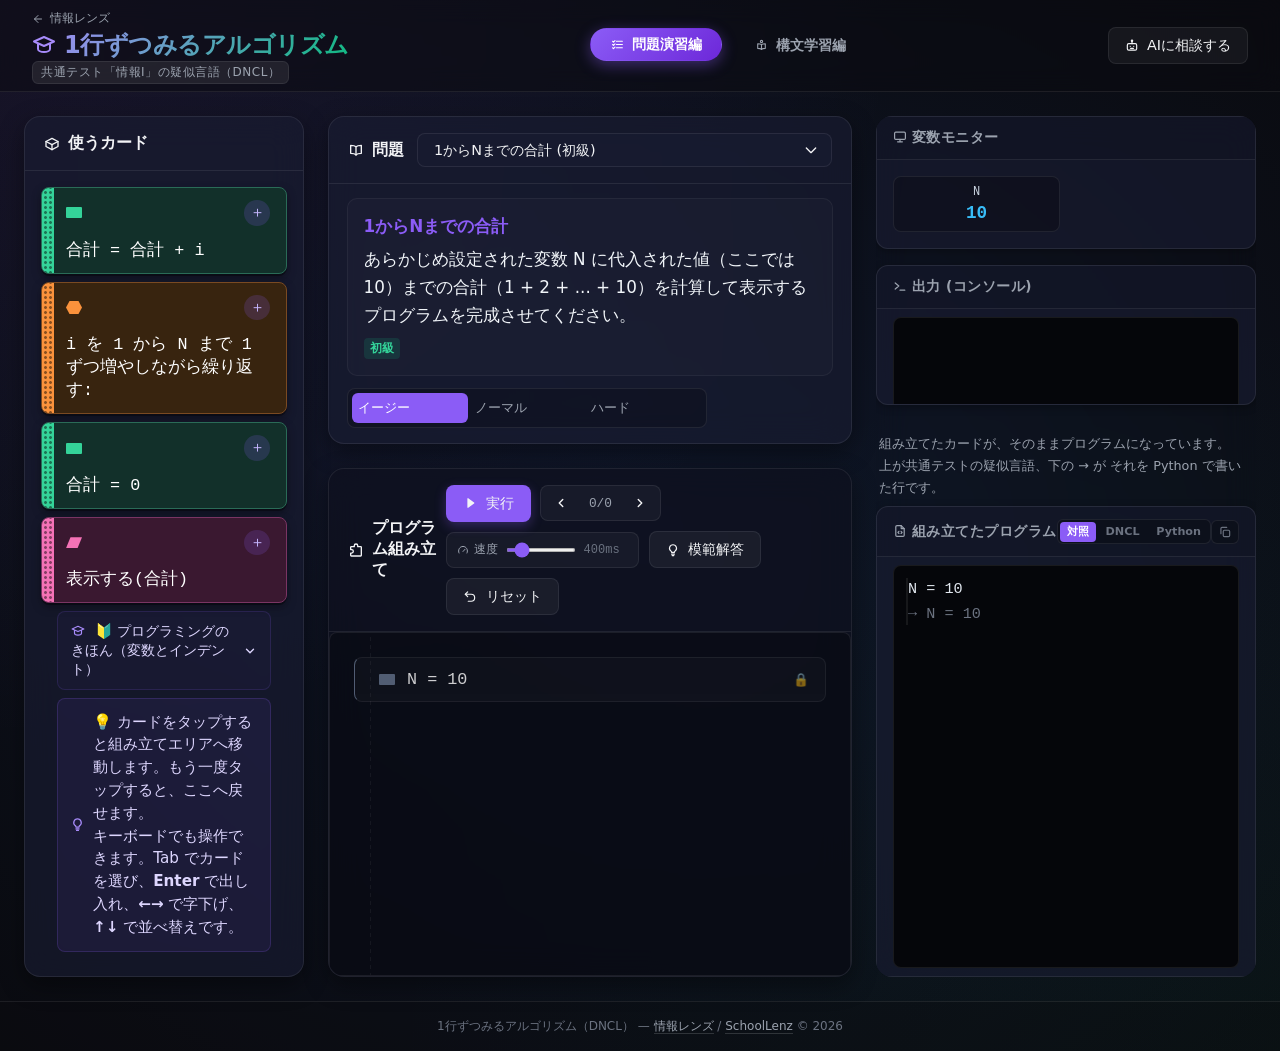
<file: dncl/index.html>
<!DOCTYPE html>
<html lang="ja">
<head>
  <meta charset="UTF-8">
  <meta name="viewport" content="width=device-width, initial-scale=1.0">
  <title>1行ずつみるアルゴリズム（DNCL） — 共通テスト「情報I」の疑似言語を動かして学ぶ | 情報レンズ</title>
  <meta name="description" content="大学入学共通テスト「情報I」のプログラミング疑似言語（DNCL）を、カードで組み立てて1行ずつ実行。変数の中身と処理の流れが同時に見える無料の学習ツール。情報レンズ（SchoolLenz）。">
  <link rel="canonical" href="https://info.schoollenz.com/dncl/">
  <meta property="og:type" content="website">
  <meta property="og:site_name" content="SchoolLenz">
  <meta property="og:title" content="1行ずつみるアルゴリズム（DNCL） — 情報レンズ">
  <meta property="og:description" content="共通テスト「情報I」の疑似言語（DNCL）を、カードで組み立てて1行ずつ実行。変数の中身と処理の流れが同時に見える。無料・広告なし・ログイン不要。">
  <meta property="og:url" content="https://info.schoollenz.com/dncl/">
  <!-- SNSでシェアされたときのサムネイル。元データは docs/ogp-source.html（撮り直せる） -->
  <meta property="og:image" content="https://info.schoollenz.com/dncl/ogp.png?v=2">
  <meta property="og:image:width" content="1200">
  <meta property="og:image:height" content="630">
  <meta property="og:image:alt" content="1行ずつみるアルゴリズム — カードで組み立てて1行ずつ実行する学習アプリ">
  <meta name="twitter:card" content="summary_large_image">
  <meta name="theme-color" content="#0b0d16">
  <!-- ファビコンはインラインSVG（外部アセットゼロを守るため、ファイルを増やさない） -->
  <link rel="icon" href="data:image/svg+xml,%3Csvg xmlns='http://www.w3.org/2000/svg' viewBox='0 0 32 32'%3E%3Crect width='32' height='32' rx='7' fill='%236f6cf0'/%3E%3Cg fill='%23ffffff'%3E%3Crect x='13' y='7.4' width='12' height='2.8' rx='1.4' opacity='.5'/%3E%3Crect x='13' y='14.6' width='14' height='2.8' rx='1.4'/%3E%3Crect x='13' y='21.8' width='9' height='2.8' rx='1.4' opacity='.5'/%3E%3Cpath d='M5.5 12.2 L11 16 L5.5 19.8 Z'/%3E%3C/g%3E%3C/svg%3E">
  <!-- ?v= が無いと GitHub Pages のキャッシュ（css/js は4時間）で古い実体が配られる。
       中身を変えたらその N を上げること。素の参照（?v= 無し）を残さない -->
  <link rel="stylesheet" href="icons.css?v=1">
  <link rel="stylesheet" href="style.css?v=9">
  <!-- ドラッグ＆ドロップ（自前実装・外部CDNなし） -->
  <script src="sortable-lite.js?v=1"></script>
</head>
<body>

  <!-- ヘッダーエリア (横長リボンに統合) -->
  <header>
    <div class="logo-section">
      <a href="../" class="back-link" title="情報レンズ（アプリ一覧）へ戻る">
        <i class="fas fa-arrow-left"></i> 情報レンズ
      </a>
      <h1><i class="fas fa-graduation-cap"></i> 1行ずつみるアルゴリズム</h1>
      <span>共通テスト「情報I」の疑似言語（DNCL）</span>
    </div>
    
    <!-- モード切り替えタブをヘッダー内に統合 -->
    <nav class="mode-tabs" aria-label="学習モードの選択">
      <button id="mode-exercise-btn" class="mode-tab active" title="問題演習モードに切り替えます">
        <i class="fas fa-tasks"></i> 問題演習編
      </button>
      <button id="mode-syntax-btn" class="mode-tab" title="基本構文の学習モードに切り替えます">
        <i class="fas fa-book-reader"></i> 構文学習編
      </button>
    </nav>
    
    <div class="controls-section">
      <!-- 問題選択は「問題」の枠の中（#problem-pane のヘッダー）にある。
           ここに置くと AI 相談ボタンのほうが問題文より近くなり、何を選ぶ操作なのか読めなかった -->
      <!-- AI質問ファイル生成ボタン -->
      <button id="ai-prompt-btn" class="secondary" title="外部の生成AI（ChatGPT/Gemini等）への質問文を生成します">
        <i class="fas fa-robot"></i> AIに相談する
      </button>
    </div>
  </header>

  <!-- メインコンテンツ -->
  <main>

    <!-- 問題ペイン：中央列の上段（組み立ての真上）。
         問題文・難易度は「これから組み立てるもの」なので、組み立てエリアの隣に置く -->
    <section class="pane" id="problem-pane" aria-labelledby="problem-pane-title">
      <div class="pane-header">
        <h2 id="problem-pane-title"><i class="fas fa-book-open"></i> 問題</h2>
        <!-- 問題選択ドロップダウン。選んだ結果（問題文）のすぐ横に置く -->
        <div class="select-wrapper">
          <select id="problem-select" title="問題を選択してください">
            <!-- JSで動的生成 -->
          </select>
        </div>
      </div>
      <div class="pane-content">
        <!-- 問題カード -->
        <article class="problem-card">
          <h3 id="problem-title">問題タイトル</h3>
          <p id="problem-desc">問題の説明がここに表示されます。</p>
          <!-- 小画面では問題文を3行に畳む（長い問題文でカードまでのスクロールが伸びるのを防ぐ） -->
          <button id="desc-toggle" class="desc-toggle" aria-expanded="false" aria-controls="problem-desc">続きを読む</button>
          <div id="difficulty-badge" class="difficulty-badge">難易度</div>
        </article>

        <!-- 難易度切り替えタブ -->
        <nav class="difficulty-tabs" id="difficulty-tabs" aria-label="問題の難易度設定">
          <button type="button" class="diff-tab active" data-difficulty="easy" id="tab-easy">イージー</button>
          <button type="button" class="diff-tab" data-difficulty="normal" id="tab-normal">ノーマル</button>
          <button type="button" class="diff-tab" data-difficulty="hard" id="tab-hard">ハード</button>
        </nav>
      </div>
    </section>

    <!-- 左ペイン：カードトレイ -->
    <section class="pane" id="left-pane" aria-labelledby="left-pane-title">
      <div class="pane-header">
        <h2 id="left-pane-title"><i class="fas fa-box"></i> 使うカード</h2>
      </div>
      <div class="pane-content">
        <!-- 使用可能なカードリスト（トレイ）。
             解説より先にカードを置く（カードが主役で、解説は要るときだけ読むもの） -->
        <div id="tray-list" class="card-tray" aria-label="利用可能なコードカード">
          <!-- JSでカードを動的配置 -->
        </div>

        <!-- 初心者向け基本解説アコーディオン -->
        <div class="guide-accordion" style="margin: 0.5rem 1rem 0.5rem 1rem;">
          <button type="button" class="guide-header" id="guide-toggle" aria-expanded="false" aria-controls="guide-body" style="cursor: pointer; display: flex; justify-content: space-between; align-items: center; width: 100%;">
            <span><i class="fas fa-graduation-cap"></i> 🔰 プログラミングのきほん（変数とインデント）</span>
            <i class="fas fa-chevron-down toggle-icon" id="guide-toggle-icon" style="transition: transform 0.2s;"></i>
          </button>
          <div class="guide-body" id="guide-body" style="display: none; padding: 0.75rem 0.5rem 0.2rem 0.5rem;">
            <div class="guide-item">
              <h4 style="margin: 0 0 0.3rem 0; font-size: 0.95rem; color: #f59e0b;"><i class="fas fa-box"></i> 1. 変数の定義（初期化）とは？</h4>
              <p style="margin: 0; font-size: 0.85rem; line-height: 1.5; color: #cbd5e1;">変数は、値を入れておく「箱」です。新しい変数を使う前に、あらかじめ「箱を準備（初期化）」しておく必要があります（例：<code>合計 = 0</code>、<code>個数 = 0</code> など）。<br>もし初期化を忘れたまま計算を始めると、コンピュータは箱の中に何が入っているか分からず、「変数が見つかりません」とエラー（未定義エラー）を出してしまいます。</p>
            </div>
            <div class="guide-item" style="margin-top: 0.8rem; border-top: 1px solid rgba(255,255,255,0.06); padding-top: 0.8rem;">
              <h4 style="margin: 0 0 0.3rem 0; font-size: 0.95rem; color: #f59e0b;"><i class="fas fa-indent"></i> 2. インデント（字下げ）とは？</h4>
              <p style="margin: 0; font-size: 0.85rem; line-height: 1.5; color: #cbd5e1;">「もし〜ならば」や「〜を繰り返す」などの制御文の**中身（その条件の時だけ実行したい処理）**は、カードの左右矢印ボタンを使って右に1段ずらして（インデントして）並べます。<br>インデントを下げることで、コンピュータに「ここがループや条件分岐の中身ですよ」と伝える重要な役割があります。</p>
            </div>
          </div>
        </div>

        <!-- 操作説明 -->
        <div class="operation-guide" style="margin: 0.5rem 1rem 0.5rem 1rem;">
          <i class="fas fa-lightbulb"></i>
          <span>💡 カードをタップすると組み立てエリアへ移動します。もう一度タップすると、ここへ戻せます。<br>
            キーボードでも操作できます。Tab でカードを選び、<b>Enter</b> で出し入れ、<b>←→</b> で字下げ、<b>↑↓</b> で並べ替えです。</span>
        </div>
      </div>
    </section>

    <!-- 中央ペイン：エディタ（組み立てエリア） -->
    <section class="pane" id="editor-pane" aria-labelledby="editor-pane-title">
      <div class="pane-header">
        <h2 id="editor-pane-title"><i class="fas fa-puzzle-piece"></i> プログラム組み立て</h2>
        <div class="editor-actions" style="display: flex; gap: 0.6rem; align-items: center; flex-wrap: wrap;">
          <!-- 実行（自動再生）ボタン -->
          <button id="run-btn" class="primary" title="プログラムを自動実行します">
            <i class="fas fa-play"></i> 実行
          </button>
          
          <!-- 手動ステップ制御グループ -->
          <div class="step-controls-group" style="display: flex; align-items: center; gap: 0.3rem; background: rgba(255, 255, 255, 0.04); border: 1px solid var(--border-color); border-radius: 8px; padding: 0.2rem 0.5rem; height: 36px;">
            <button id="step-back-btn" class="icon-btn" title="1行戻る (◁)" style="background: transparent; border: none; color: var(--text-primary); cursor: pointer; padding: 0 0.3rem; display: flex; align-items: center;" disabled>
              <i class="fas fa-chevron-left"></i>
            </button>
            <span id="step-counter" style="font-family: var(--font-mono); font-size: 0.8rem; color: var(--text-secondary); min-width: 45px; text-align: center; user-select: none;">0/0</span>
            <button id="step-forward-btn" class="icon-btn" title="1行進む (▷)" style="background: transparent; border: none; color: var(--text-primary); cursor: pointer; padding: 0 0.3rem; display: flex; align-items: center;" disabled>
              <i class="fas fa-chevron-right"></i>
            </button>
          </div>

          <!-- 再生速度調整 -->
          <div class="speed-control" style="display: flex; align-items: center; gap: 0.5rem; background: rgba(255, 255, 255, 0.04); border: 1px solid var(--border-color); border-radius: 8px; padding: 0 0.6rem; height: 36px;">
            <span style="font-size: 0.75rem; color: var(--text-secondary); display: flex; align-items: center; gap: 0.3rem;"><i class="fas fa-tachometer-alt"></i> 速度</span>
            <input type="range" id="speed-range" min="100" max="2000" step="100" value="400" title="再生速度を調整します" style="width: 70px; accent-color: var(--accent-purple); height: 4px; cursor: pointer; border: none; background: rgba(255,255,255,0.1); border-radius: 2px;">
            <span id="speed-val" style="font-family: var(--font-mono); font-size: 0.75rem; color: var(--text-muted); min-width: 45px;">400ms</span>
          </div>

          <button id="show-answer-btn" class="secondary" title="この問題の正しい解答と解説を表示します">
            <i class="fas fa-lightbulb"></i> 模範解答
          </button>
          <button id="reset-btn" class="secondary" title="実行状態を初期化します">
            <i class="fas fa-undo"></i> リセット
          </button>
        </div>
      </div>
      <div class="pane-content" style="padding: 0;">
        <div id="editor-list" class="editor-workspace" aria-label="組み立てエリア">
          <div class="empty-placeholder" id="workspace-placeholder">
            <i class="fas fa-code"></i>
            <span>トレイのカードをタップ（またはドラッグ）して、正しい順番とインデント（字下げ）で並べてください。<br>組み立てたら、「実行」または「1行ずつ」ボタンを押してプログラムを動かしましょう。</span>
          </div>
        </div>
      </div>
    </section>

    <!-- 右ペイン：実行結果と変数モニター -->
    <section class="pane" id="output-pane" aria-label="実行結果と状態表示">

      <!-- 小画面用：実行中はこのペインを画面下に固定し、そのつまみとしてこの行を出す。
           「実行」とステップ操作は app.js が #sheet-controls へ移して、コードを見ながら動かせるようにする -->
      <div class="sheet-bar" id="sheet-bar">
        <div class="sheet-controls" id="sheet-controls"></div>
        <button id="sheet-toggle" class="sheet-toggle" title="変数と出力の表示を切り替えます" aria-expanded="true" aria-controls="output-pane">
          <i class="fas fa-chevron-down"></i>
        </button>
      </div>

      <!-- 実行結果判定ステータスバー -->
      <div id="status-bar" class="status-bar" role="status">
        <span id="status-text">判定結果</span>
      </div>

      <!-- 変数モニターセクション -->
      <div class="output-pane-section var-monitor-section">
        <div class="sec-header">
          <span><i class="fas fa-desktop"></i> 変数モニター</span>
        </div>
        <div class="sec-content">
          <div id="vars-grid" class="vars-grid">
            <!-- 変数値が動的に入る -->
          </div>
          <div id="array-visualizer">
            <!-- 配列の視覚表現が入る -->
          </div>
        </div>
      </div>

      <!-- コンソール出力セクション -->
      <div class="output-pane-section console-section">
        <div class="sec-header">
          <span><i class="fas fa-terminal"></i> 出力 (コンソール)</span>
        </div>
        <div class="sec-content" style="padding: 0.5rem 1rem;">
          <div id="console-output" class="console-output"></div>
        </div>
      </div>

      <!-- ここから下は「動かす」ではなく「見比べる」話。
           ひと呼吸ぶん空けてから、何のために見るのかを1文で置く -->
      <p class="preview-note">
        組み立てたカードが、そのままプログラムになっています。<br>
        上が共通テストの疑似言語、下の → が それを Python で書いた行です。
      </p>

      <!-- 組み立てたプログラムのプレビュー（DNCL と Python の対照表示） -->
      <div class="output-pane-section preview-section">
        <div class="sec-header">
          <span><i class="fas fa-file-code"></i> 組み立てたプログラム</span>
          <div class="code-view-tabs" role="group" aria-label="コードの表示を切り替える">
            <button type="button" class="code-view-btn active" data-view="pair" title="DNCL と Python を並べて見る">対照</button>
            <button type="button" class="code-view-btn" data-view="dncl" title="DNCL だけを見る">DNCL</button>
            <button type="button" class="code-view-btn" data-view="python" title="Python だけを見る">Python</button>
          </div>
          <button type="button" id="copy-python-btn" class="copy-python-btn" title="Python をコピーする（実習環境に貼り付けられます）" aria-label="Python をコピーする">
            <i class="fas fa-copy"></i>
          </button>
        </div>
        <div class="sec-content" style="padding: 0.5rem 1rem;">
          <div id="preview-code" class="preview-code"></div>
        </div>
      </div>
    </section>

  </main>

  <!-- 解説エリア (正解時のみ表示) -->
  <section id="explanation-section" class="pane" style="max-width: 1800px; width: 100%; margin: 0 auto 1.5rem auto; display: none;" aria-labelledby="explanation-title">
    <div class="pane-header">
      <h2 id="explanation-title" style="color: var(--accent-green);"><i class="fas fa-lightbulb"></i> 正解の解説</h2>
    </div>
    <div class="pane-content">
      <p id="explanation-text" style="font-size: 0.95rem; line-height: 1.6; color: var(--text-primary);"></p>
    </div>
  </section>

  <!-- AIプロンプト生成モーダル -->
  <div id="ai-modal" class="modal-overlay" role="dialog" aria-modal="true" aria-labelledby="modal-title" aria-hidden="true">
    <div class="modal">
      <div class="modal-header">
        <h3 id="modal-title"><i class="fas fa-robot"></i> 生成AI用質問プロンプト</h3>
        <button id="close-modal" class="close-btn" aria-label="閉じる"><i class="fas fa-times"></i></button>
      </div>
      <div class="modal-content">
        <p style="font-size: 0.85rem; color: var(--text-secondary); margin-bottom: 1rem; line-height: 1.4;">
          現在の組み立てコードやエラーをまとめた質問プロンプトを生成しました。
          これをコピーして、お使いのAI（ChatGPT, Gemini, Claudeなど）に貼り付けることで、的確なアドバイスを受けることができます。
        </p>
        <textarea id="prompt-textarea" class="prompt-textarea" readonly title="質問プロンプトのテキスト"></textarea>
      </div>
      <div class="modal-footer">
        <button id="copy-prompt-btn" class="primary"><i class="fas fa-copy"></i> プロンプトをコピー</button>
        <button id="download-prompt-btn" class="secondary"><i class="fas fa-download"></i> ファイル保存 (.md)</button>
      </div>
    </div>
  </div>

  <!-- 模範解答モーダル -->
  <div id="answer-modal" class="modal-overlay" role="dialog" aria-modal="true" aria-labelledby="answer-modal-title" aria-hidden="true">
    <div class="modal">
      <div class="modal-header">
        <h3 id="answer-modal-title"><i class="fas fa-lightbulb"></i> 模範解答 (正解のコード)</h3>
        <button id="close-answer-modal" class="close-btn" aria-label="閉じる"><i class="fas fa-times"></i></button>
      </div>
      <div class="modal-content">
        <p style="font-size: 0.85rem; color: var(--text-secondary); margin-bottom: 1.2rem;">
          この問題の正しい配置とインデント構造は以下の通りです。
        </p>
        <pre id="answer-code-preview" style="font-family: var(--font-mono); font-size: 0.85rem; color: #34d399; background: #05060a; border: 1px solid var(--border-color); border-radius: 8px; padding: 1rem; white-space: pre-wrap; margin-bottom: 1.2rem;"></pre>
        <div id="answer-explanation-text" style="font-size: 0.85rem; line-height: 1.6; color: var(--text-primary); border-top: 1px solid var(--border-color); padding-top: 1rem;"></div>
      </div>
    </div>
  </div>

  <!-- フッター -->
  <footer>
    <p>1行ずつみるアルゴリズム（DNCL） — <a href="../">情報レンズ</a> / <a href="https://schoollenz.com/">SchoolLenz</a> &copy; 2026</p>
  </footer>

  <!-- スクリプトの読み込み。
       ?v= は付け足しではなく必要: 公開前に一度でも 404 を引かせると、GitHub Pages の CDN が
       その 404 を max-age=14400（4時間）で持ち続ける。新しい URL にすればそれを避けられる。
       据え置いたまま中身を直すと、今度は古い実体が4時間配られる。番号はファイル単位でよい -->
  <script src="problems.js?v=3"></script>
  <!-- 並び順の判定規則（app.js の checkSolution と verify_problems.js が共有する） -->
  <script src="order-rules.js?v=1"></script>
  <script src="dncl-interpreter.js?v=1"></script>
  <!-- dncl-interpreter.js より後に読む（2次元添字の解釈を共有するため） -->
  <script src="dncl-to-python.js?v=1"></script>
  <script src="app.js?v=5"></script>
  <!-- 録画モード（?rec= があるときだけ動く。無ければ完全に不活性）。
       demos.json は rec.js が ?rec= のときだけ fetch する（cache:'no-cache' 指定） -->
  <script src="rec.js?v=1"></script>
</body>
</html>
</file>
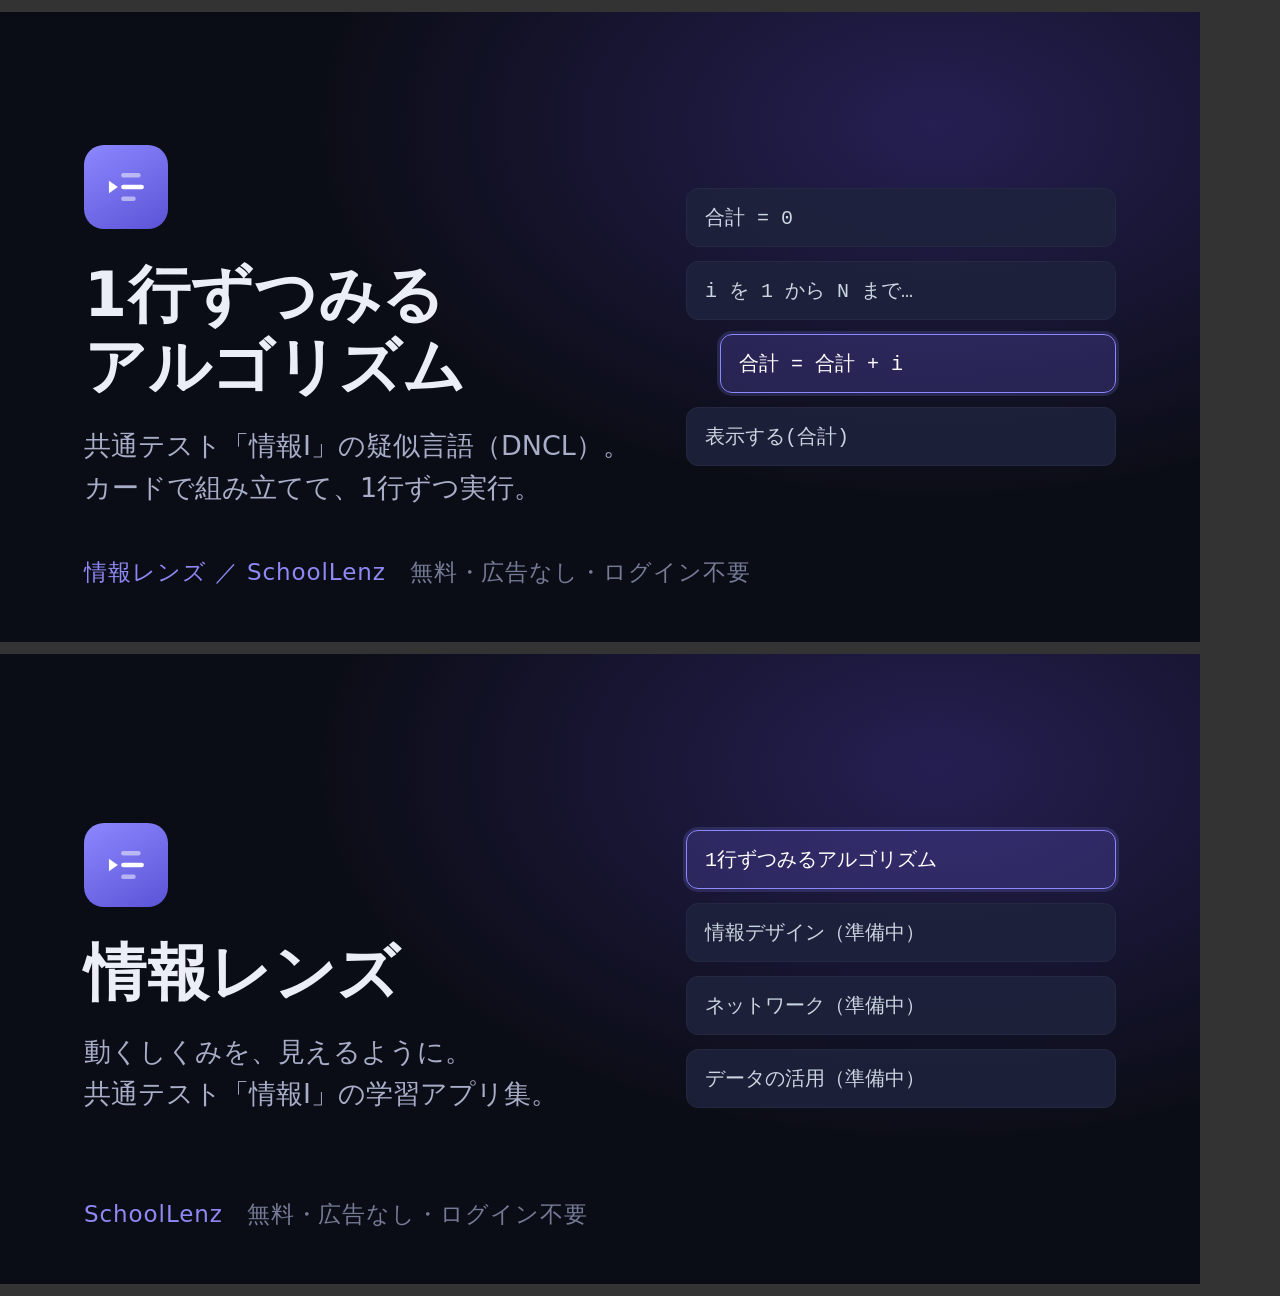
<file: docs/ogp-source.html>
<!DOCTYPE html>
<html lang="ja">
<head>
<meta charset="UTF-8">
<title>OGP画像の元データ（情報レンズ）</title>
<!--
  SNSでシェアされたときのサムネイル（og:image）の元データ。
  ここを直して 1200×630 で撮り直すと画像を作れる。外部アセットは使わない（OS標準フォントのみ）。

  書き出し先:
    #card-app → dncl/ogp.png   （1行ずつみるアルゴリズム）
    #card-hub → ogp.png        （情報レンズのハブ）

  撮り方はどちらでもよい:
    ・ブラウザでこのファイルを開き、カードの部分を 1200×630 でスクリーンショットする
    ・Playwright があるなら element.screenshot() で撮る（chem の tools/record に入っている）
-->
<style>
  body { margin: 0; background: #333; font-family: "Hiragino Kaku Gothic ProN", "Yu Gothic", YuGothic, Meiryo, system-ui, sans-serif; }
  .card {
    width: 1200px; height: 630px; position: relative; overflow: hidden;
    background: radial-gradient(1000px 600px at 78% 18%, #251f52 0%, #0b0d16 62%);
    color: #eceef7; display: flex; align-items: center; gap: 56px; padding: 0 84px;
    box-sizing: border-box; margin: 12px 0;
  }
  .left { flex: 1 1 auto; min-width: 0; }
  .mark { width: 84px; height: 84px; border-radius: 20px; background: linear-gradient(150deg, #8c88ff, #5b53d6);
          display: flex; align-items: center; justify-content: center; margin-bottom: 30px; }
  .mark svg { width: 52px; height: 52px; display: block; }
  h1 { font-size: 62px; line-height: 1.16; margin: 0 0 22px; letter-spacing: 0.01em; }
  .sub { font-size: 27px; line-height: 1.55; color: #a8adc8; margin: 0; }
  .foot { position: absolute; left: 84px; bottom: 54px; font-size: 23px; color: #8f88f5; letter-spacing: 0.04em; }
  .badge { color: #757a95; }

  /* 右側は「カードを並べて1行ずつ動かす」画面の要約 */
  .stack { flex: 0 0 430px; display: flex; flex-direction: column; gap: 14px; }
  .row { background: rgba(30, 35, 60, 0.85); border: 1px solid #242840; border-radius: 12px;
         padding: 15px 18px; font-family: Consolas, "SF Mono", Menlo, monospace; font-size: 20px; color: #cbd5e1; }
  .row.i1 { margin-left: 34px; }
  .row.i2 { margin-left: 68px; }
  .row.on { border-color: #8c88ff; background: rgba(90, 80, 190, 0.3); color: #fff; box-shadow: 0 0 0 3px rgba(140, 136, 255, 0.18); }
</style>
</head>
<body>

<div class="card" id="card-app">
  <div class="left">
    <div class="mark">
      <svg viewBox="0 0 32 32" xmlns="http://www.w3.org/2000/svg" aria-hidden="true">
        <g fill="#ffffff">
          <rect x="13" y="7.4" width="12" height="2.8" rx="1.4" opacity=".5"/>
          <rect x="13" y="14.6" width="14" height="2.8" rx="1.4"/>
          <rect x="13" y="21.8" width="9" height="2.8" rx="1.4" opacity=".5"/>
          <path d="M5.5 12.2 L11 16 L5.5 19.8 Z"/>
        </g>
      </svg>
    </div>
    <h1>1行ずつみる<br>アルゴリズム</h1>
    <p class="sub">共通テスト「情報I」の疑似言語（DNCL）。<br>カードで組み立てて、1行ずつ実行。</p>
    <div class="foot">情報レンズ ／ SchoolLenz　<span class="badge">無料・広告なし・ログイン不要</span></div>
  </div>
  <div class="stack">
    <div class="row">合計 = 0</div>
    <div class="row">i を 1 から N まで…</div>
    <div class="row i1 on">合計 = 合計 + i</div>
    <div class="row">表示する(合計)</div>
  </div>
</div>

<div class="card" id="card-hub">
  <div class="left">
    <div class="mark">
      <svg viewBox="0 0 32 32" xmlns="http://www.w3.org/2000/svg" aria-hidden="true">
        <g fill="#ffffff">
          <rect x="13" y="7.4" width="12" height="2.8" rx="1.4" opacity=".5"/>
          <rect x="13" y="14.6" width="14" height="2.8" rx="1.4"/>
          <rect x="13" y="21.8" width="9" height="2.8" rx="1.4" opacity=".5"/>
          <path d="M5.5 12.2 L11 16 L5.5 19.8 Z"/>
        </g>
      </svg>
    </div>
    <h1>情報レンズ</h1>
    <p class="sub">動くしくみを、見えるように。<br>共通テスト「情報I」の学習アプリ集。</p>
    <div class="foot">SchoolLenz　<span class="badge">無料・広告なし・ログイン不要</span></div>
  </div>
  <div class="stack">
    <div class="row on">1行ずつみるアルゴリズム</div>
    <div class="row">情報デザイン（準備中）</div>
    <div class="row">ネットワーク（準備中）</div>
    <div class="row">データの活用（準備中）</div>
  </div>
</div>

</body>
</html>
</file>
<file: digitize/style.css>
/* 1標本ずつみるデジタル化 — スタイル
   dncl と同系のダークテーマ。外部アセットゼロ（フォントは OS 標準のみ） */

:root {
  --bg-body: #0b0d16;
  --bg-card: #141726;
  --bg-card-hover: #1a1e33;
  --border-color: #242840;
  --text-primary: #eceef7;
  --text-secondary: #a0a5bd;
  --text-muted: #757a95;
  --accent-purple: #8b5cf6;
  --accent-green: #10b981;
  --accent-amber: #f59e0b;
  --accent-red: #ef4444;
  --font-sans: "Hiragino Kaku Gothic ProN", "Hiragino Sans", "Yu Gothic", YuGothic, "Noto Sans JP", Meiryo, system-ui, sans-serif;
  --font-mono: ui-monospace, SFMono-Regular, "SF Mono", Menlo, Consolas, "Noto Sans Mono", monospace;
}

* { box-sizing: border-box; }

body {
  margin: 0;
  background: var(--bg-body);
  color: var(--text-primary);
  font-family: var(--font-sans);
  line-height: 1.6;
}

/* ---------- ヘッダー ---------- */

header {
  display: flex;
  align-items: center;
  justify-content: space-between;
  gap: 1rem;
  flex-wrap: wrap;
  padding: 0.7rem 1.2rem;
  border-bottom: 1px solid var(--border-color);
  background: rgba(20, 23, 38, 0.7);
}

.logo-section { display: flex; align-items: baseline; gap: 0.8rem; flex-wrap: wrap; }
.logo-section h1 { font-size: 1.15rem; margin: 0; }
.logo-section span { font-size: 0.8rem; color: var(--text-secondary); }

.back-link {
  color: var(--text-secondary);
  text-decoration: none;
  font-size: 0.85rem;
  border: 1px solid var(--border-color);
  border-radius: 8px;
  padding: 0.25rem 0.6rem;
}
.back-link:hover { color: var(--text-primary); border-color: var(--accent-purple); }

select {
  background: var(--bg-card);
  color: var(--text-primary);
  border: 1px solid var(--border-color);
  border-radius: 8px;
  padding: 0.45rem 0.7rem;
  font-size: 0.9rem;
  font-family: inherit;
  max-width: 70vw;
}

/* ---------- 3ペイン ---------- */

main {
  display: grid;
  grid-template-columns: 300px 1fr 320px;
  gap: 1rem;
  padding: 1rem 1.2rem;
  max-width: 1800px;
  margin: 0 auto;
}

.pane {
  background: var(--bg-card);
  border: 1px solid var(--border-color);
  border-radius: 12px;
  overflow: hidden;
  min-width: 0;
}

.pane-header {
  display: flex;
  align-items: center;
  justify-content: space-between;
  gap: 0.6rem;
  flex-wrap: wrap;
  padding: 0.6rem 1rem;
  border-bottom: 1px solid var(--border-color);
}
.pane-header h2 { font-size: 0.95rem; margin: 0; }

.pane-content { padding: 0.9rem 1rem; }

/* ---------- 左ペイン: 課題とつまみ ---------- */

.lesson-card h3 { margin: 0 0 0.4rem; font-size: 1rem; }
.lesson-card p { margin: 0 0 0.8rem; font-size: 0.85rem; color: var(--text-secondary); }

.control-block {
  border: 1px solid var(--border-color);
  border-radius: 10px;
  padding: 0.6rem 0.8rem;
  margin-bottom: 0.7rem;
}
.control-block label { display: block; font-size: 0.85rem; margin-bottom: 0.3rem; }
.control-block input[type="range"] {
  width: 100%;
  accent-color: var(--accent-purple);
  cursor: pointer;
}
.control-val { font-family: var(--font-mono); font-size: 0.8rem; color: var(--accent-purple); }

.lock-note { display: none; font-size: 0.72rem; color: var(--text-muted); margin-left: 0.4rem; }
.control-block.locked { opacity: 0.55; }
.control-block.locked .lock-note { display: inline; }
.control-block.locked input[type="range"] { cursor: default; }

.explanation {
  font-size: 0.8rem;
  color: var(--text-secondary);
  border-top: 1px dashed var(--border-color);
  padding-top: 0.7rem;
}

/* ---------- 中央ペイン: 波形 ---------- */

.wave-actions { display: flex; align-items: center; gap: 0.6rem; flex-wrap: wrap; }

button {
  font-family: inherit;
  font-size: 0.85rem;
  border-radius: 8px;
  border: 1px solid var(--border-color);
  background: rgba(255, 255, 255, 0.05);
  color: var(--text-primary);
  padding: 0.4rem 0.8rem;
  cursor: pointer;
}
button:hover:not(:disabled) { background: rgba(255, 255, 255, 0.12); }
button:disabled { opacity: 0.4; cursor: default; }
button.primary { background: var(--accent-purple); border-color: var(--accent-purple); color: #fff; }
button.primary:hover:not(:disabled) { background: #7c3aed; }

/* キーボード操作の現在地（マウスでは出さない） */
button:focus-visible, select:focus-visible, input[type="range"]:focus-visible, a:focus-visible {
  outline: 2px solid var(--accent-purple);
  outline-offset: 2px;
}

.step-controls-group {
  display: flex;
  align-items: center;
  gap: 0.3rem;
  border: 1px solid var(--border-color);
  border-radius: 8px;
  padding: 0.15rem 0.4rem;
}
.step-controls-group .icon-btn { border: none; background: transparent; padding: 0.2rem 0.45rem; }
#step-counter { font-family: var(--font-mono); font-size: 0.78rem; color: var(--text-secondary); min-width: 5.5em; text-align: center; }

.speed-control { display: flex; align-items: center; gap: 0.4rem; font-size: 0.75rem; color: var(--text-secondary); }
.speed-control input[type="range"] { width: 70px; accent-color: var(--accent-purple); }
#speed-val { font-family: var(--font-mono); min-width: 3.5em; }

#wave-svg {
  width: 100%;
  height: auto;
  display: block;
  background: #05060a;
  border: 1px solid var(--border-color);
  border-radius: 10px;
}

/* SVG の中身 */
.grid-level { stroke: rgba(139, 92, 246, 0.16); stroke-width: 1; }
.level-label { fill: var(--text-muted); font-size: 10px; text-anchor: end; font-family: var(--font-mono); }
.axis { stroke: rgba(255, 255, 255, 0.25); stroke-width: 1; }
.wave-original { fill: none; stroke: #38bdf8; stroke-width: 2; opacity: 0.85; }
.sample-line { stroke: rgba(255, 255, 255, 0.08); stroke-width: 1; stroke-dasharray: 3 3; }
.sample-dot { fill: var(--accent-amber); }
.restored-dot { fill: var(--accent-purple); }
.restored-step { stroke: var(--accent-purple); stroke-width: 2.5; }
.error-line { stroke: var(--accent-red); stroke-width: 2; }
.bits-label { fill: var(--accent-green); font-size: 11px; text-anchor: middle; font-family: var(--font-mono); }
.sample-dot.active, .restored-dot.active { stroke: #fff; stroke-width: 2; }
.bits-label.active { font-weight: 700; fill: #fff; }

.legend { display: flex; gap: 0.9rem; flex-wrap: wrap; font-size: 0.72rem; color: var(--text-secondary); margin-top: 0.5rem; }
.lg::before { content: "●"; margin-right: 0.3rem; }
.lg-original::before { color: #38bdf8; }
.lg-sample::before { color: var(--accent-amber); }
.lg-restored::before { color: var(--accent-purple); }
.lg-error::before { color: var(--accent-red); }

.narration {
  margin-top: 0.6rem;
  border: 1px solid rgba(139, 92, 246, 0.35);
  background: rgba(139, 92, 246, 0.08);
  border-radius: 10px;
  padding: 0.55rem 0.8rem;
  font-size: 0.85rem;
  min-height: 2.4em;
}

/* ---------- 右ペイン: 数値 ---------- */

#sample-table {
  width: 100%;
  border-collapse: collapse;
  font-family: var(--font-mono);
  font-size: 0.78rem;
}
#sample-table th {
  text-align: left;
  color: var(--text-muted);
  font-weight: 500;
  border-bottom: 1px solid var(--border-color);
  padding: 0.2rem 0.4rem;
}
#sample-table td { padding: 0.18rem 0.4rem; border-bottom: 1px solid rgba(255, 255, 255, 0.04); }
#sample-table tr.active td { background: rgba(139, 92, 246, 0.15); }

.bit-section { margin-top: 0.8rem; border-top: 1px dashed var(--border-color); padding-top: 0.7rem; }
.bit-label { font-size: 0.75rem; color: var(--text-muted); margin-bottom: 0.3rem; }
.bit-stream {
  font-family: var(--font-mono);
  font-size: 0.85rem;
  color: var(--accent-green);
  word-break: break-all;
  background: #05060a;
  border: 1px solid var(--border-color);
  border-radius: 8px;
  padding: 0.5rem 0.6rem;
  min-height: 2.2em;
}
.data-size { font-size: 0.8rem; color: var(--text-secondary); margin-top: 0.5rem; }

/* ---------- モード切り替え ---------- */

.mode-tabs {
  display: flex;
  gap: 0.3rem;
  border: 1px solid var(--border-color);
  border-radius: 10px;
  padding: 0.2rem;
}
.mode-tab {
  border: none;
  background: transparent;
  color: var(--text-secondary);
  padding: 0.35rem 0.9rem;
}
.mode-tab.active { background: var(--accent-purple); color: #fff; border-radius: 7px; }

/* ---------- 演習編 ----------
   しくみ編の要素（つまみ・波形・ステップ操作）を隠し、条件・解答欄・式を出す */

.exercise-block, .exercise-view { display: none; }

body.mode-exercises .exercise-block { display: block; }
body.mode-exercises .exercise-view { display: block; }
body.mode-exercises .control-block,
body.mode-exercises .explanation,
body.mode-exercises .wave-actions,
body.mode-exercises #wave-svg,
body.mode-exercises .legend,
body.mode-exercises #narration,
body.mode-exercises #number-pane { display: none; }

.given-label { font-size: 0.75rem; color: var(--text-muted); margin-bottom: 0.2rem; }
.given-list {
  margin: 0 0 0.8rem;
  padding: 0.5rem 0.7rem 0.5rem 1.6rem;
  border: 1px solid var(--border-color);
  border-radius: 10px;
  font-size: 0.85rem;
}
.given-list li { margin: 0.15rem 0; }

.answer-row { display: flex; align-items: center; gap: 0.5rem; margin-bottom: 0.6rem; }
.answer-row label { font-size: 0.85rem; }
#answer-input {
  flex: 1;
  min-width: 0;
  background: #05060a;
  color: var(--text-primary);
  border: 1px solid var(--border-color);
  border-radius: 8px;
  padding: 0.45rem 0.6rem;
  font-family: var(--font-mono);
  font-size: 0.95rem;
}
#answer-input:focus-visible { outline: 2px solid var(--accent-purple); outline-offset: 1px; }
.answer-unit { font-size: 0.85rem; color: var(--text-secondary); white-space: nowrap; }
.answer-actions { display: flex; gap: 0.5rem; }

.grade-status { font-size: 0.9rem; min-height: 1.6em; margin-bottom: 0.6rem; }
.grade-status.ok { color: var(--accent-green); }
.grade-status.ng { color: var(--accent-red); }
.grade-status.warn { color: var(--accent-amber); }

.formula-card {
  display: none;
  font-family: var(--font-mono);
  font-size: 0.9rem;
  background: #05060a;
  border: 1px solid rgba(139, 92, 246, 0.35);
  border-radius: 10px;
  padding: 0.7rem 0.9rem;
  margin-bottom: 0.7rem;
  line-height: 1.9;
  overflow-x: auto;
}
.formula-card.show { display: block; }

#exercise-expl { display: none; }

/* ---------- フッター ---------- */

footer { text-align: center; color: var(--text-muted); font-size: 0.75rem; padding: 1rem 0 1.4rem; }
footer a { color: var(--text-secondary); }

/* ---------- 小画面: 縦積み ----------
   dncl のシート方式は使わない（波形と数値が1画面の高さに収まるため。設計書 3 節） */
@media (max-width: 1100px) {
  main { grid-template-columns: 1fr; }
  #wave-pane { order: -1; } /* 波形を最初に。開いてすぐ「動くもの」が見えるように */
}
</file>
<file: dncl/style.css>
/* ウェブフォントは読み込まない（外部アセットゼロ方針・下の --font-* を参照） */

:root {
  --bg-primary: #0a0b10;
  --bg-secondary: #131525;
  --bg-card: rgba(26, 29, 50, 0.65);
  --bg-card-hover: rgba(36, 40, 68, 0.8);
  
  --border-color: rgba(255, 255, 255, 0.08);
  --border-active: rgba(139, 92, 246, 0.5);
  
  --text-primary: #f3f4f6;
  --text-secondary: #9ca3af;
  --text-muted: #6b7280;
  
  --accent-purple: #8b5cf6;
  --accent-purple-glow: rgba(139, 92, 246, 0.3);
  --accent-green: #10b981;
  --accent-green-glow: rgba(16, 185, 129, 0.2);
  --accent-red: #ef4444;
  --accent-red-glow: rgba(239, 68, 68, 0.2);
  --accent-yellow: #f59e0b;

  /* OS標準のフォントだけで組む（ウェブフォントを読まないため。日本語も明示的に指定する） */
  --font-sans: system-ui, -apple-system, BlinkMacSystemFont, "Segoe UI", Roboto, "Hiragino Kaku Gothic ProN", "Hiragino Sans", "Yu Gothic", YuGothic, "Noto Sans JP", Meiryo, sans-serif;
  --font-mono: ui-monospace, SFMono-Regular, "SF Mono", Menlo, Consolas, "Noto Sans Mono", "Yu Gothic", monospace;
  
  --shadow-sm: 0 2px 8px rgba(0, 0, 0, 0.3);
  --shadow-md: 0 8px 24px rgba(0, 0, 0, 0.4);
  --shadow-lg: 0 16px 40px rgba(0, 0, 0, 0.6);
  
  --transition-fast: 0.15s ease;
  --transition-normal: 0.25s ease;
}

* {
  box-sizing: border-box;
  margin: 0;
  padding: 0;
}

body {
  font-family: var(--font-sans);
  background-color: var(--bg-primary);
  background-image: 
    radial-gradient(at 0% 0%, rgba(139, 92, 246, 0.1) 0px, transparent 50%),
    radial-gradient(at 100% 100%, rgba(16, 185, 129, 0.05) 0px, transparent 50%),
    radial-gradient(at 50% 50%, rgba(15, 23, 42, 0.95) 0px, var(--bg-primary) 100%);
  color: var(--text-primary);
  min-height: 100vh;
  display: flex;
  flex-direction: column;
  overflow-x: hidden;
}

/* スクロールバーのカスタマイズ */
::-webkit-scrollbar {
  width: 8px;
  height: 8px;
}
::-webkit-scrollbar-track {
  background: rgba(0, 0, 0, 0.2);
}
::-webkit-scrollbar-thumb {
  background: rgba(255, 255, 255, 0.1);
  border-radius: 4px;
}
::-webkit-scrollbar-thumb:hover {
  background: rgba(255, 255, 255, 0.2);
}

/* ヘッダー */
header {
  display: flex;
  justify-content: space-between;
  align-items: center;
  padding: 1.2rem 2rem;
  background: rgba(10, 11, 16, 0.5);
  backdrop-filter: blur(12px);
  border-bottom: 1px solid var(--border-color);
  z-index: 10;
}

.logo-section h1 {
  font-size: 1.5rem;
  font-weight: 700;
  letter-spacing: -0.5px;
  background: linear-gradient(135deg, #a78bfa 0%, #10b981 100%);
  -webkit-background-clip: text;
  -webkit-text-fill-color: transparent;
  display: flex;
  align-items: center;
  gap: 0.5rem;
}

.logo-section span {
  font-size: 0.75rem;
  background: rgba(255, 255, 255, 0.08);
  color: var(--text-secondary);
  padding: 0.2rem 0.5rem;
  border-radius: 6px;
  font-weight: 500;
  letter-spacing: 0.5px;
  border: 1px solid var(--border-color);
}

.controls-section {
  display: flex;
  align-items: center;
  gap: 1rem;
}

/* ドロップダウン & ボタン汎用 */
select, button {
  font-family: inherit;
  font-size: 0.9rem;
  border-radius: 8px;
  border: 1px solid var(--border-color);
  background: var(--bg-card);
  color: var(--text-primary);
  outline: none;
  cursor: pointer;
  transition: all var(--transition-fast);
}

select {
  padding: 0.5rem 2rem 0.5rem 1rem;
  appearance: none;
  background-image: url("data:image/svg+xml,%3Csvg xmlns='http://www.w3.org/2000/svg' fill='none' viewBox='0 0 24 24' stroke='%23f3f4f6'%3E%3Cpath stroke-linecap='round' stroke-linejoin='round' stroke-width='2' d='M19 9l-7 7-7-7'/%3E%3C/svg%3E");
  background-repeat: no-repeat;
  background-position: right 0.75rem center;
  background-size: 1rem;
}

select:hover, select:focus {
  border-color: var(--border-active);
  box-shadow: 0 0 12px rgba(139, 92, 246, 0.15);
}

button {
  padding: 0.5rem 1rem;
  font-weight: 500;
  display: flex;
  align-items: center;
  gap: 0.5rem;
}

button.primary {
  background: var(--accent-purple);
  border-color: transparent;
  box-shadow: 0 4px 12px var(--accent-purple-glow);
}

button.primary:hover {
  background: #7c3aed;
  transform: translateY(-1px);
  box-shadow: 0 6px 16px var(--accent-purple-glow);
}

button.secondary {
  background: rgba(255, 255, 255, 0.05);
}

button.secondary:hover {
  background: rgba(255, 255, 255, 0.1);
  border-color: var(--text-secondary);
}

/* メインレイアウト */
main {
  flex: 1;
  display: grid;
  grid-template-columns: 280px 1fr 380px;
  /* 上段＝問題の枠、下段＝組み立て。左右の列は2段ぶんをまたぐ */
  grid-template-rows: auto minmax(0, 1fr);
  gap: 1.5rem;
  padding: 1.5rem;
  max-width: 1800px;
  width: 100%;
  margin: 0 auto;
  height: calc(100vh - 75px);
  min-height: 500px;
}

/* DOM の順序は「問題 → カード → 組み立て → 出力」（小画面で1カラムに積んだとき、
   読む順になる）。3カラムの配置だけを明示して、問題を中央列の上段に置く */
#problem-pane { grid-column: 2; grid-row: 1; }
#left-pane    { grid-column: 1; grid-row: 1 / span 2; }
#editor-pane  { grid-column: 2; grid-row: 2; }
#output-pane  { grid-column: 3; grid-row: 1 / span 2; }

/* 問題選択は「問題」の枠のヘッダーに置く。選ぶ操作と、選ばれた問題文を隣り合わせる
   （ヘッダーに置くと AI 相談ボタンのほうが近く、何のための選択なのか読めなかった） */
#problem-pane .pane-header {
  gap: 0.8rem;
  flex-wrap: wrap;
}
#problem-pane .select-wrapper {
  flex: 1 1 220px;
  min-width: 0;
  display: flex;
  justify-content: flex-end;
}
#problem-pane #problem-select {
  width: 100%;
  max-width: 420px;
}

/* 問題の枠：中身の高さに合わせ、長い問題文だけ枠内でスクロールさせる */
#problem-pane .pane-content {
  padding: 0.9rem 1.1rem;
  /* flex:1（.pane-content の既定）のままだと上限いっぱいまで伸び、
     短い問題文でも枠の下半分が空く。中身の高さにして、上限だけ効かせる */
  flex: 0 1 auto;
  max-height: 30vh;
}
#problem-pane .problem-card { margin-bottom: 0.75rem; }
/* 中央列は広いので、難易度タブまで横いっぱいに伸ばすと押し場所が散る */
#problem-pane .difficulty-tabs { margin-bottom: 0; max-width: 360px; }

/* ペイン共通 */
.pane {
  background: var(--bg-card);
  backdrop-filter: blur(16px);
  border: 1px solid var(--border-color);
  border-radius: 16px;
  display: flex;
  flex-direction: column;
  overflow: hidden;
  box-shadow: var(--shadow-md);
}

.pane-header {
  padding: 1rem 1.2rem;
  border-bottom: 1px solid var(--border-color);
  display: flex;
  justify-content: space-between;
  align-items: center;
}

.pane-header h2 {
  font-size: 1rem;
  font-weight: 600;
  color: var(--text-primary);
  display: flex;
  align-items: center;
  gap: 0.5rem;
}

.pane-content {
  flex: 1;
  overflow-y: auto;
  padding: 1rem;
}

/* 左ペイン：問題 ＆ トレイ */
.problem-card {
  background: rgba(255, 255, 255, 0.02);
  border: 1px solid rgba(255, 255, 255, 0.05);
  border-radius: 10px;
  padding: 1rem;
  margin-bottom: 1.5rem;
}

.problem-card h3 {
  font-size: 1.05rem;
  margin-bottom: 0.5rem;
  color: var(--accent-purple);
}

.problem-card p {
  font-size: 0.85rem;
  color: var(--text-secondary);
  line-height: 1.5;
}

.difficulty-badge {
  font-size: 0.75rem;
  padding: 0.15rem 0.4rem;
  border-radius: 4px;
  font-weight: 600;
  display: inline-block;
  margin-top: 0.5rem;
}

.difficulty-badge.easy { background: rgba(16, 185, 129, 0.15); color: #34d399; }
.difficulty-badge.normal { background: rgba(245, 158, 11, 0.15); color: #fbbf24; }
.difficulty-badge.hard { background: rgba(239, 68, 68, 0.15); color: #f87171; }

.difficulty-tabs {
  display: flex;
  background: rgba(0, 0, 0, 0.2);
  padding: 0.25rem;
  border-radius: 8px;
  margin-bottom: 1rem;
  border: 1px solid var(--border-color);
}

.diff-tab {
  flex: 1;
  text-align: center;
  padding: 0.4rem;
  font-size: 0.8rem;
  font-family: inherit;
  background: none;
  border: none;
  border-radius: 6px;
  cursor: pointer;
  user-select: none;
  transition: all var(--transition-fast);
  color: var(--text-secondary);
}

.diff-tab.active {
  background: var(--accent-purple);
  color: white;
  font-weight: 500;
}

/* カード共通スタイル */
.block-card {
  background: rgba(30, 35, 60, 0.7);
  border: 1px solid var(--border-color);
  border-radius: 8px;
  padding: 0.75rem 1rem;
  margin-bottom: 0.5rem;
  cursor: grab;
  user-select: none;
  font-family: var(--font-mono);
  font-size: 0.85rem;
  display: flex;
  align-items: center;
  justify-content: space-between;
  transition: border-color var(--transition-fast), background-color var(--transition-fast);
}

.block-card:hover {
  background: var(--bg-card-hover);
  border-color: rgba(255, 255, 255, 0.15);
}

.block-card:active {
  cursor: grabbing;
}

.block-card.sortable-ghost {
  opacity: 0.4;
  background: rgba(139, 92, 246, 0.15);
  border: 1.5px dashed var(--accent-purple);
}

.block-card input {
  background: rgba(0, 0, 0, 0.3);
  border: 1px solid var(--border-color);
  border-radius: 4px;
  padding: 0.2rem 0.4rem;
  color: var(--accent-yellow);
  font-family: var(--font-mono);
  font-size: 0.8rem;
  width: 80px;
  text-align: center;
  outline: none;
}

.block-card input:focus {
  border-color: var(--accent-purple);
}

/* 穴埋め欄の幅。案内（placeholder）は全角4字までに決めてあり、その4字が必ず入る幅にする。
   em で決めるのは、小画面で文字を 1rem に上げたときも一緒に広がるように。
   80px を下限にして、PC幅では従来どおり、小画面でも 82px（従来 80px）にとどめる
   （5字の幅にすると小画面で欄が次の行へ落ち、カードが1段高くなった）。
   長い答えは欄の中で横に流れる。全問が収まるかは test_input_hints.js が見張る */
.block-card .block-input {
  width: max(80px, calc(4.2em + 0.8rem + 2px));
}

/* 穴埋め欄の例の札（app.js の showInputHint）。欄を押したときだけ欄のそばに出る。
   トレイと組み立てエリアはスクロールする箱なので、切れないよう画面に固定して置く */
.block-input-hint {
  position: fixed;
  left: 0;
  top: 0;
  z-index: 9000;
  max-width: calc(100vw - 16px);
  padding: 0.25rem 0.55rem;
  background: #0b1020;
  border: 1px solid var(--accent-purple);
  border-radius: 6px;
  box-shadow: 0 4px 12px rgba(0, 0, 0, 0.5);
  color: #e2e8f0;
  font-family: var(--font-mono);
  font-size: 0.8rem;
  line-height: 1.4;
  pointer-events: none; /* 札の下のカードや欄を押せなくしない */
}

/* 穴埋め欄の案内文字。ブラウザ既定の灰色は欄の地に対して 3.84:1 で薄すぎた。
   いちばん明るい欄の地（実行中の「いまの行」の紫）でも 4.86:1 を保ちつつ、
   入力した文字（黄 #f59e0b）より明度で 1.44 倍暗くして「案内」と分かる薄さを残す。
   色み（灰と黄）でも見分けられる。Firefox は既定で半透明にするので opacity も明示する */
.block-card input::placeholder {
  color: #8b93a1;
  opacity: 1;
}

.block-card.dummy-card {
  border-left: 1px solid var(--border-color);
}

.block-card.dummy-card.reveal-error {
  border-left: 3px solid var(--accent-red) !important;
  box-shadow: 0 0 12px var(--accent-red-glow);
}

.block-card.active-line {
  background: rgba(139, 92, 246, 0.25);
  border-color: var(--accent-purple);
  box-shadow: 0 0 15px rgba(139, 92, 246, 0.3);
  animation: pulse-border 1.5s infinite alternate;
}

@keyframes pulse-border {
  0% { border-color: rgba(139, 92, 246, 0.5); }
  100% { border-color: rgba(139, 92, 246, 1); }
}

/* 中央ペイン：エディタ */
#editor-pane {
  background: rgba(15, 17, 30, 0.7);
}

.editor-workspace {
  height: 100%;
  border-radius: 8px;
  padding: 1.5rem;
  background: rgba(0, 0, 0, 0.25);
  border: 1px solid var(--border-color);
  overflow-y: auto;
  position: relative;
}

.editor-workspace::before {
  content: "";
  position: absolute;
  top: 0;
  bottom: 0;
  left: 2.5rem; /* インデントガイド線 */
  width: 1px;
  background: repeating-linear-gradient(to bottom, transparent, transparent 4px, rgba(255, 255, 255, 0.05) 4px, rgba(255, 255, 255, 0.05) 8px);
  pointer-events: none;
}

/* 2次元配置用インデント */
.indent-0 { margin-left: 0; }
.indent-1 { margin-left: 2rem; border-left: 2px solid rgba(139, 92, 246, 0.2); }
.indent-2 { margin-left: 4rem; border-left: 2px solid rgba(16, 185, 129, 0.2); }
.indent-3 { margin-left: 6rem; border-left: 2px solid rgba(245, 158, 11, 0.2); }

.indent-btn-group {
  display: flex;
  gap: 0.2rem;
  opacity: 0;
  transition: opacity var(--transition-fast);
}

.block-card:hover .indent-btn-group {
  opacity: 1;
}

.indent-btn {
  background: rgba(255, 255, 255, 0.05);
  border: 1px solid var(--border-color);
  color: var(--text-secondary);
  font-size: 0.7rem;
  padding: 0.15rem 0.3rem;
  border-radius: 4px;
}

.indent-btn:hover {
  background: rgba(255, 255, 255, 0.15);
  color: white;
}

/* キーボードで操作している人に「いまどこにいるか」を見せる。
   マウス操作では出さない（:focus ではなく :focus-visible） */
.block-card:focus-visible,
.diff-tab:focus-visible,
.guide-header:focus-visible,
button:focus-visible,
select:focus-visible,
textarea:focus-visible,
[tabindex]:focus-visible {
  outline: 2px solid var(--accent-purple);
  outline-offset: 2px;
}

/* インデント操作はホバーで出てくるので、キーボードで選んだときも同じように出す */
.block-card:focus-within .indent-btn-group,
.block-card:focus-visible .indent-btn-group {
  opacity: 1;
}

.empty-placeholder {
  display: flex;
  flex-direction: column;
  align-items: center;
  justify-content: center;
  height: 100%;
  color: var(--text-muted);
  font-size: 0.9rem;
  pointer-events: none;
}

.empty-placeholder i {
  font-size: 2.5rem;
  margin-bottom: 1rem;
  opacity: 0.5;
}

/* 右ペイン：実行 ＆ 出力 */
#output-pane {
  display: flex;
  flex-direction: column;
  gap: 1rem;
  background: transparent;
  border: none;
  box-shadow: none;
}

.output-pane-section {
  background: var(--bg-card);
  border: 1px solid var(--border-color);
  border-radius: 12px;
  display: flex;
  flex-direction: column;
  overflow: hidden;
  box-shadow: var(--shadow-sm);
}

.sec-header {
  padding: 0.75rem 1rem;
  border-bottom: 1px solid var(--border-color);
  display: flex;
  justify-content: space-between;
  align-items: center;
  font-size: 0.85rem;
  font-weight: 600;
  text-transform: uppercase;
  letter-spacing: 0.5px;
  color: var(--text-secondary);
  background: rgba(0, 0, 0, 0.1);
}

.sec-content {
  padding: 1rem;
  overflow-y: auto;
}

/* 変数モニター
   flex:1 で余白をすべて吸わせていたため、変数が1つでも右ペインの上半分を占め、
   すぐ下にあるはずの「出力（コンソール）」が遠くへ押し下げられていた。
   中身の高さに合わせ、変数が増えたぶんだけ（上限まで）伸びるようにする */
.var-monitor-section {
  flex: 0 0 auto;
  max-height: 45%;
}

.vars-grid {
  display: grid;
  grid-template-columns: repeat(auto-fill, minmax(120px, 1fr));
  gap: 0.75rem;
}

.var-badge {
  background: rgba(0, 0, 0, 0.25);
  border: 1px solid var(--border-color);
  border-radius: 8px;
  padding: 0.5rem;
  text-align: center;
}

.var-name {
  font-size: 0.75rem;
  color: var(--text-secondary);
  margin-bottom: 0.25rem;
  font-family: var(--font-mono);
}

.var-value {
  font-size: 1.1rem;
  font-weight: 700;
  font-family: var(--font-mono);
  color: var(--accent-yellow);
  transition: color 0.5s ease;
}

.var-value.changed {
  color: var(--accent-green);
  animation: flash-green 0.8s ease-out;
}

@keyframes flash-green {
  0% { transform: scale(1.15); filter: brightness(1.3); }
  100% { transform: scale(1); filter: brightness(1); }
}

/* 配列ビジュアライザ */
.array-container {
  margin-top: 0.8rem;
  border-top: 1px dashed rgba(255, 255, 255, 0.05);
  padding-top: 0.8rem;
}

.array-label {
  font-size: 0.75rem;
  color: var(--text-secondary);
  margin-bottom: 0.4rem;
  font-family: var(--font-mono);
}

.array-box-list {
  display: flex;
  gap: 0.4rem;
  flex-wrap: wrap;
}

/* マスと、その下に出す「どの変数がここを指しているか」の目印 */
.array-cell {
  display: flex;
  flex-direction: column;
  align-items: center;
  gap: 2px;
}

.array-ptr {
  font-family: var(--font-mono);
  font-size: 0.62rem;
  line-height: 1;
  min-height: 0.7rem;
  color: var(--accent-purple);
  white-space: nowrap;
}

/* 2次元配列は行×列で描く */
.array-grid {
  display: flex;
  flex-direction: column;
  gap: 0.3rem;
}

.array-row {
  display: flex;
  align-items: center;
  gap: 0.4rem;
}

.array-rowlabel {
  width: 3.2rem;
  flex: 0 0 auto;
  text-align: right;
  font-family: var(--font-mono);
  font-size: 0.65rem;
  color: var(--text-muted);
  white-space: nowrap;
}

.array-rowlabel.marked {
  color: var(--accent-purple);
}

.array-colptr {
  width: 38px;
  flex: 0 0 auto;
  text-align: center;
}

.array-box {
  background: rgba(0, 0, 0, 0.3);
  border: 1px solid var(--border-color);
  border-radius: 6px;
  width: 38px;
  height: 38px;
  display: flex;
  flex-direction: column;
  align-items: center;
  justify-content: center;
  font-family: var(--font-mono);
  position: relative;
}

.array-box .val {
  font-size: 0.9rem;
  font-weight: 600;
}

.array-box .idx {
  font-size: 0.6rem;
  color: var(--text-muted);
  position: absolute;
  bottom: 1px;
}

.array-box.highlight {
  border-color: var(--accent-purple);
  background: rgba(139, 92, 246, 0.2);
  box-shadow: 0 0 8px rgba(139, 92, 246, 0.4);
}

/* コンソール */
.console-section {
  height: 140px;
}

.console-output {
  font-family: var(--font-mono);
  font-size: 0.8rem;
  color: var(--text-primary);
  background: #05060a;
  border: 1px solid var(--border-color);
  border-radius: 8px;
  padding: 0.75rem;
  height: 100px;
  overflow-y: auto;
}

.console-line {
  margin-bottom: 0.25rem;
  border-left: 2px solid var(--accent-purple);
  padding-left: 0.5rem;
}

/* 組み立てたプログラム（DNCL / Python の対照表示） */
.preview-section {
  height: 200px;
}

/* 「組み立てたプログラム」への前置き。
   変数モニター・出力と等間隔に並べると3つが同じ重さに見えるので、
   ここだけ上をひと呼吸ぶん空け、説明は下の枠へ寄せる（＝ここから別の話） */
.preview-note {
  margin: 0.75rem 0.2rem -0.5rem;
  font-size: 0.8rem;
  line-height: 1.7;
  color: var(--text-secondary);
}

/* 3カラムのときだけ、変数モニターを詰めて余った高さをここへ渡す。
   下端に空きを残すと3つの節が宙に浮いて見えるので、いちばん長くなる
   「組み立てたプログラム」に伸びてもらう（小画面は1カラムなので触らない） */
.preview-code {
  font-family: var(--font-mono);
  font-size: 0.8rem;
  color: #34d399;
  background: #05060a;
  border: 1px solid var(--border-color);
  border-radius: 8px;
  padding: 0.75rem;
  height: 160px;
  overflow-y: auto;
  white-space: pre-wrap;
}

@media (min-width: 993px) {
  .preview-section {
    flex: 1 1 auto;
    height: auto;
    min-height: 180px;
  }
  .preview-section .sec-content {
    flex: 1;
    min-height: 0;
    display: flex;
    flex-direction: column;
  }
  .preview-code {
    flex: 1 1 auto;
    height: auto;
    min-height: 0;
  }
}

/* 表示の切り替えタブ */
.code-view-tabs {
  display: flex;
  gap: 0.15rem;
  background: rgba(0, 0, 0, 0.25);
  border: 1px solid var(--border-color);
  border-radius: 6px;
  padding: 0.1rem;
}

.code-view-btn {
  padding: 0.15rem 0.45rem;
  font-size: 0.7rem;
  font-weight: 600;
  letter-spacing: 0;
  text-transform: none;
  border: none;
  border-radius: 4px;
  background: transparent;
  color: var(--text-muted);
}

.code-view-btn:hover { color: var(--text-primary); }

.code-view-btn.active {
  background: var(--accent-purple);
  color: #fff;
}

/* Python のコピー。見出しが狭いのでアイコンだけ（title と aria-label で意味を出す） */
.copy-python-btn {
  display: flex;
  align-items: center;
  justify-content: center;
  width: 28px;
  height: 24px;
  padding: 0;
  border: 1px solid var(--border-color);
  border-radius: 6px;
  background: rgba(0, 0, 0, 0.25);
  color: var(--text-muted);
}

.copy-python-btn:hover {
  color: var(--text-primary);
  border-color: var(--border-active);
}

.copy-python-btn.copied {
  color: var(--accent-green);
  border-color: rgba(16, 185, 129, 0.5);
}

.copy-python-btn.copy-failed {
  color: var(--accent-red);
  border-color: rgba(239, 68, 68, 0.5);
}

/* 対照表示: 1行の DNCL と 1行の Python を組にして縦に並べる */
.preview-code.paired { white-space: normal; }

.code-pair {
  margin-bottom: 0.5rem;
  border-left: 2px solid rgba(255, 255, 255, 0.07);
  padding-left: 0.5rem;
}

.code-pair .code-dncl {
  color: #e2e8f0;
  white-space: pre-wrap;
  word-break: break-word;
}

.code-pair .code-py {
  color: #34d399;
  white-space: pre-wrap;
  word-break: break-word;
  margin-top: 0.1rem;
}

.code-pair .code-py::before {
  content: "→ ";
  color: var(--text-muted);
}

/* DNCL と Python が同じ文字列になる行（代入など）は控えめに出す。
   「ほとんどの行はそのまま」が伝わるのが対照表示の狙い */
.code-pair .code-py.same {
  color: var(--text-muted);
}

/* 操作パネル・判定表示 */
.status-bar {
  display: flex;
  align-items: center;
  justify-content: space-between;
  padding: 0.5rem 1rem;
  border-radius: 8px;
  font-size: 0.85rem;
  font-weight: 500;
  display: none;
}

.status-bar.success {
  display: flex;
  background: rgba(16, 185, 129, 0.15);
  color: #34d399;
  border: 1px solid rgba(16, 185, 129, 0.3);
}

.status-bar.fail {
  display: flex;
  background: rgba(239, 68, 68, 0.15);
  color: #f87171;
  border: 1px solid rgba(239, 68, 68, 0.3);
}

/* モーダル */
.modal-overlay {
  position: fixed;
  top: 0;
  left: 0;
  right: 0;
  bottom: 0;
  background: rgba(5, 6, 10, 0.8);
  backdrop-filter: blur(8px);
  display: flex;
  align-items: center;
  justify-content: center;
  opacity: 0;
  pointer-events: none;
  /* 閉じているときは visibility:hidden にして、中のボタンに Tab が止まらないようにする
     （opacity だけだと透明のまま Tab で入れてしまい、読み上げにも出ていた）。
     visibility は閉じるフェードが終わってから切り替える（0s を遅らせる）。
     開くときは遅延なしで先に見える状態にするので、開いた直後の focus() も効く */
  visibility: hidden;
  transition: opacity var(--transition-normal), visibility 0s linear var(--transition-normal);
  z-index: 100;
}

.modal-overlay.open {
  opacity: 1;
  pointer-events: auto;
  visibility: visible;
  transition: opacity var(--transition-normal), visibility 0s;
}

/* モーダルの中のボタンは、汎用の `select, button { transition: all }` のせいで
   親から受け継いだ visibility まで 0.15 秒かけて遷移させてしまう。その間は「まだ隠れている」
   扱いになり、開いた直後の focus() が効かずフォーカスが外に残っていた（2026-09-14 実測）。
   遷移させる性質を明示して visibility を外す（ホバーの色の変化などはそのまま残る） */
.modal-overlay button,
.modal-overlay select {
  transition-property: background-color, border-color, color, box-shadow, transform, opacity;
}

.modal {
  background: var(--bg-card);
  border: 1px solid var(--border-color);
  border-radius: 16px;
  width: 90%;
  max-width: 600px;
  box-shadow: var(--shadow-lg);
  display: flex;
  flex-direction: column;
  transform: scale(0.95);
  transition: transform var(--transition-normal);
}

.modal-overlay.open .modal {
  transform: scale(1);
}

.modal-header {
  padding: 1.2rem 1.5rem;
  border-bottom: 1px solid var(--border-color);
  display: flex;
  justify-content: space-between;
  align-items: center;
}

.modal-header h3 {
  font-size: 1.1rem;
  font-weight: 600;
}

.close-btn {
  background: transparent;
  border: none;
  color: var(--text-secondary);
  font-size: 1.2rem;
  padding: 0.2rem;
}

.modal-content {
  padding: 1.5rem;
  overflow-y: auto;
  max-height: 60vh;
}

.prompt-textarea {
  width: 100%;
  height: 250px;
  background: #05060a;
  border: 1px solid var(--border-color);
  border-radius: 8px;
  padding: 1rem;
  color: var(--text-primary);
  font-family: var(--font-mono);
  font-size: 0.8rem;
  resize: none;
  outline: none;
}

.prompt-textarea:focus {
  border-color: var(--accent-purple);
}

.modal-footer {
  padding: 1rem 1.5rem;
  border-top: 1px solid var(--border-color);
  display: flex;
  justify-content: flex-end;
  gap: 1rem;
}

/* フッター */
footer {
  text-align: center;
  padding: 1rem;
  font-size: 0.75rem;
  color: var(--text-muted);
  border-top: 1px solid var(--border-color);
  background: rgba(10, 11, 16, 0.3);
}

/* レスポンシブ調整 */
@media (max-width: 1200px) {
  main {
    grid-template-columns: 1fr;
    grid-template-rows: none;
    height: auto;
    overflow-y: visible;
  }
  .pane {
    height: 500px;
  }

  /* 1カラムに落ちるので、3カラム用の配置指定は解く（残すと空の列ができる） */
  #problem-pane, #left-pane, #editor-pane, #output-pane {
    grid-column: auto;
    grid-row: auto;
  }

  /* 問題の枠は中身ぶんでよい（.pane の 500px は縦に間延びする） */
  #problem-pane {
    height: auto;
  }
  #problem-pane .pane-content { max-height: none; }

  /* 出力の列も中身ぶんに。500px に押し込むと、変数・出力・組み立てたプログラムが
     互いを削り合う（992px 以下では既に height:auto にしてある） */
  #output-pane {
    height: auto;
  }
}

/* 学習モード選択タブ */
.mode-tabs {
  display: flex;
  justify-content: center;
  gap: 1.5rem;
  background: rgba(10, 11, 16, 0.4);
  backdrop-filter: blur(10px);
  padding: 0.75rem 2rem;
  border-bottom: 1px solid var(--border-color);
  z-index: 9;
}

.mode-tab {
  background: transparent;
  border: 1px solid transparent;
  color: var(--text-secondary);
  font-family: var(--font-sans);
  font-size: 0.9rem;
  font-weight: 600;
  padding: 0.5rem 1.5rem;
  border-radius: 30px;
  display: flex;
  align-items: center;
  gap: 0.5rem;
  transition: all var(--transition-normal);
}

.mode-tab:hover {
  color: var(--text-primary);
  background: rgba(255, 255, 255, 0.03);
  border-color: rgba(255, 255, 255, 0.05);
}

.mode-tab.active {
  color: white;
  background: linear-gradient(135deg, var(--accent-purple) 0%, #6d28d9 100%);
  border-color: transparent;
  box-shadow: 0 4px 15px rgba(139, 92, 246, 0.4);
  transform: translateY(-1px);
}

/* ==========================================================================
   モバイル＆タッチデバイス最適化 (レスポンシブ強化)
   ========================================================================== */

/* スマホ縦・横対応の画面幅調整 */
@media (max-width: 992px) {
  /* メインレイアウトを1カラムにして全画面表示 */
  main {
    grid-template-columns: 1fr !important;
    grid-template-rows: none !important;
    height: auto;
    overflow-y: visible;
    padding: 0.75rem;
    gap: 1rem;
  }

  /* 1カラムに積むときは DOM の順（問題 → カード → 組み立て → 出力）に戻す */
  #problem-pane, #left-pane, #editor-pane, #output-pane {
    grid-column: auto !important;
    grid-row: auto !important;
  }

  /* 縦に積むと枠内スクロールは邪魔になる（ページごとスクロールすればよい） */
  #problem-pane .pane-content { max-height: none; }

  .pane {
    height: auto;
    max-height: none;
    border-radius: 12px;
  }

  /* 左ペイン：問題とトレイをコンパクトにする */
  #left-pane {
    display: flex;
    flex-direction: column;
  }

  .problem-card {
    margin-bottom: 0.5rem;
    padding: 0.75rem;
  }

  #problem-desc {
    font-size: 0.85rem;
    line-height: 1.4;
  }

  /* タッチパネルでカードトレイからエディタへドラッグしやすいよう、
     スマホサイズではトレイのカードリストを「横スクロール型」のコンパクトトレイに変更 */
  #tray-list {
    display: flex;
    flex-direction: row !important;
    overflow-x: auto;
    gap: 0.6rem;
    padding: 0.6rem;
    min-height: 90px;
    background: rgba(255, 255, 255, 0.02);
    border-radius: 8px;
    border: 1px dashed rgba(255, 255, 255, 0.05);
    white-space: nowrap;
    -webkit-overflow-scrolling: touch;
  }

  #tray-list .block-card {
    flex: 0 0 auto;
    width: auto;
    min-width: 170px;
    margin-bottom: 0;
    touch-action: pan-x; /* 横スクロールを滑らかに */
    user-select: none;
  }

  /* 中央ペイン：エディタの領域を十分確保 */
  #editor-pane {
    min-height: 380px;
  }

  #editor-list {
    min-height: 320px;
  }

  /* インデントボタン等のタップエリア拡張 */
  .indent-btn {
    width: 32px;
    height: 32px;
    font-size: 0.9rem;
  }

  /* 右ペイン：変数・コンソール・プレビューの折りたたみ */
  #output-pane {
    display: flex;
    flex-direction: column;
    gap: 1rem;
  }

  .output-grid {
    grid-template-columns: 1fr; /* スマホでは変数とプレビューを縦に積む */
    gap: 1rem;
    height: auto;
  }

  #console-output {
    height: 140px;
  }
}

/* スマホ横持ち（ランドスケープ）最適化 */
@media (max-width: 992px) and (orientation: landscape) {
  /* 横持ちの時はトレイとエディタを左右に並べられるように調整 */
  main {
    grid-template-columns: 1fr 1.2fr !important;
    align-items: stretch;
  }

  /* 横持ちは「問題」を上に1本通し、その下にトレイと組み立てを左右へ並べる */
  #problem-pane {
    grid-column: span 2 !important;
  }
  #problem-pane .pane-content { max-height: 26vh; overflow-y: auto; }

  #left-pane {
    height: auto;
    max-height: 80vh;
  }

  /* 横スクロールではなく通常の縦並びにしてドラッグエリアを広げる */
  #tray-list {
    flex-direction: column !important;
    overflow-y: auto;
    overflow-x: hidden;
    height: 100%;
    max-height: 40vh;
    white-space: normal;
  }

  #tray-list .block-card {
    width: 100%;
    min-width: 0;
    margin-bottom: 0.5rem;
    touch-action: pan-y;
  }

  #editor-pane {
    height: auto;
    max-height: 80vh;
  }

  #output-pane {
    grid-column: span 2;
  }

  .output-grid {
    grid-template-columns: 1fr 1fr;
  }
}

/* タッチ操作のためのフィードバック（ホバーの代わりにタップ時のアクティブエフェクト） */
.block-card:active {
  background: rgba(255, 255, 255, 0.12);
  border-color: var(--accent-purple);
  box-shadow: 0 0 12px rgba(139, 92, 246, 0.4);
}

/* タッチデバイスでのスクロールバーの視認性向上 */
#tray-list::-webkit-scrollbar {
  height: 6px;
}
#tray-list::-webkit-scrollbar-thumb {
  background: rgba(139, 92, 246, 0.4);
  border-radius: 3px;
}
#tray-list::-webkit-scrollbar-track {
  background: rgba(255, 255, 255, 0.02);
}

/* 固定ロックカードのスタイル */
.block-card.locked-card {
  background: rgba(255, 255, 255, 0.03) !important;
  border-color: rgba(255, 255, 255, 0.08) !important;
  border-left-color: #64748b !important; /* グレー系で固定であることを表現 */
  cursor: default !important; /* 掴むカーソルを無効化 */
  box-shadow: none !important;
  opacity: 0.8;
  position: relative;
}

.block-card.locked-card:hover {
  transform: none !important;
  box-shadow: none !important;
  background: rgba(255, 255, 255, 0.03) !important;
}

.block-card.locked-card .indent-btn-group {
  display: none !important; /* インデント操作を非表示に */
}

/* ロックカードの鍵表示。
   以前は FontAwesome の \f023 を使っていたが、CDN をやめた時点でフォントが無く
   豆腐（□）になっていた。素の文字にして外部アセットなしで出す */
.block-card.locked-card::after {
  content: "🔒";
  font-family: var(--font-sans);
  color: #64748b;
  position: absolute;
  right: 1rem;
  top: 50%;
  transform: translateY(-50%);
  font-size: 0.8rem;
  opacity: 0.7;
}

/* ==========================================================================
   第3期：視認性向上・操作ガイド・ステップ言語化（ナレーション）のオーバーライド
   ========================================================================== */

/* 左右ペイン・各種文字サイズ拡大（視認性向上） */
#problem-desc {
  font-size: 1.05rem !important;
  line-height: 1.65 !important;
  color: #f1f5f9 !important; /* よりはっきりした白へ */
}

.block-text {
  font-size: 1.05rem !important;
  color: #ffffff !important;
  font-weight: 500 !important;
}

/* 変数モニターのバッジ */
.var-card {
  font-size: 0.95rem !important;
  padding: 0.5rem 0.75rem !important;
}
.var-name {
  color: #cbd5e1 !important; /* 明るめのグレー */
}
.var-value {
  color: #38bdf8 !important; /* 明るめの水色 */
  font-weight: bold !important;
}

/* コンソール出力 */
#console-output {
  font-size: 1rem !important;
  line-height: 1.6 !important;
  color: #f1f5f9 !important;
  padding: 1rem !important;
}

/* Python変換プレビュー */
#preview-code {
  font-size: 0.95rem !important;
  line-height: 1.5 !important;
  color: #e2e8f0 !important;
}

/* 左ペイン（トレイ）内の操作ガイド */
.operation-guide {
  background: rgba(139, 92, 246, 0.08);
  border: 1px solid rgba(139, 92, 246, 0.2);
  border-radius: 8px;
  padding: 0.75rem;
  margin-bottom: 1rem;
  font-size: 0.95rem;
  color: #ddd6fe;
  line-height: 1.5;
  display: flex;
  align-items: center;
  gap: 0.5rem;
}
.operation-guide i {
  color: #a78bfa;
}

/* 再生時のステップ言語化（ナレーション）吹き出し */
.step-narration {
  background: #1e1b4b !important; /* 濃いインディゴ */
  border: 1px solid #4338ca !important; /* インディゴ境界 */
  border-radius: 6px !important;
  padding: 0.5rem 0.75rem !important;
  margin-top: 0.5rem !important;
  font-size: 0.85rem !important; /* カード本体よりは一回り小さくして差別化 */
  color: #e0e7ff !important; /* 薄い青 */
  line-height: 1.5 !important;
  display: flex !important;
  align-items: center !important;
  gap: 0.5rem !important;
  animation: slideFadeIn 0.2s ease-out forwards !important;
  white-space: normal !important;
  text-align: left !important;
  width: 100% !important;
  box-sizing: border-box !important;
  position: relative !important;
  z-index: 10 !important;
}

.step-narration i {
  color: #818cf8 !important;
  flex-shrink: 0 !important;
}

@keyframes slideFadeIn {
  from {
    opacity: 0;
    transform: translateY(-5px);
  }
  to {
    opacity: 1;
    transform: translateY(0);
  }
}

/* カードレイアウトを左寄せにし、インデントボタンを左端に置くための調整 */
.block-card {
  justify-content: flex-start !important;
  gap: 0.75rem !important;
  /* ナレーション（width:100%）をカード内の次の行へ折り返す。
     折り返さないと1行に押し込まれ、狭い画面では縦に細長い柱になってしまう */
  flex-wrap: wrap !important;
}

.block-card .block-text {
  flex-grow: 1 !important;
  text-align: left !important;
}

.indent-btn-group {
  flex-shrink: 0 !important;
  order: -1 !important; /* HTMLの順序に関わらず確実に最左端へ配置する予備策 */
}

/* きほん解説アコーディオンのプレミアムスタイル */
.guide-accordion {
  background: rgba(139, 92, 246, 0.04);
  border: 1px solid rgba(139, 92, 246, 0.15);
  border-radius: 8px;
  overflow: hidden;
  transition: border-color 0.2s, background-color 0.2s;
}

.guide-accordion:hover {
  background: rgba(139, 92, 246, 0.07);
  border-color: rgba(139, 92, 246, 0.25);
}

.guide-header {
  padding: 0.6rem 0.8rem;
  font-size: 0.9rem;
  font-weight: 500;
  font-family: inherit;
  background: none;
  border: none;
  text-align: left;
  color: #ddd6fe;
  display: flex;
  justify-content: space-between;
  align-items: center;
  user-select: none;
}

.guide-header i.fa-graduation-cap {
  color: #a78bfa;
  margin-right: 0.3rem;
}

.guide-body {
  border-top: 1px solid rgba(139, 92, 246, 0.1);
  background: rgba(15, 23, 42, 0.5);
}

.guide-item code {
  background: rgba(0, 0, 0, 0.4);
  padding: 0.1rem 0.3rem;
  border-radius: 4px;
  color: #f59e0b;
  font-family: var(--font-mono);
  font-size: 0.85rem;
}

/* ==========================================================================
   第4期：横長1本のリボンヘッダー統合スタイル
   ========================================================================== */
header {
  padding: 0.6rem 2rem !important; /* 縦幅をコンパクトに抑える */
  display: flex !important;
  justify-content: space-between !important;
  align-items: center !important;
}

/* ヘッダー内に統合された mode-tabs */
header .mode-tabs {
  background: transparent !important;
  backdrop-filter: none !important;
  border-bottom: none !important;
  padding: 0 !important;
  margin: 0 auto !important; /* 中央寄せ */
  gap: 0.75rem !important;
  z-index: 10 !important;
}

header .mode-tab {
  padding: 0.4rem 1.2rem !important;
  font-size: 0.85rem !important;
  border-radius: 20px !important;
}

/* レスポンシブ調整（タブレット・モバイル） */
@media (max-width: 992px) {
  header {
    flex-wrap: wrap !important;
    gap: 0.75rem !important;
    padding: 0.8rem 1rem !important;
  }
  header .mode-tabs {
    order: 3 !important; /* タブを下段にする */
    width: 100% !important;
    margin: 0.2rem 0 0 0 !important;
    justify-content: center !important;
  }
  .controls-section {
    order: 2 !important;
  }
  .logo-section {
    order: 1 !important;
  }
}

@media (max-width: 600px) {
  header {
    justify-content: center !important;
    text-align: center !important;
  }
  .logo-section, .controls-section, header .mode-tabs {
    width: 100% !important;
    justify-content: center !important;
    margin: 0.2rem 0 !important;
  }
}

/* ------------------------------------------------------------------
   情報レンズ（SchoolLenz）への導線
   ------------------------------------------------------------------ */
.logo-section .back-link {
  display: inline-flex;
  align-items: center;
  gap: 0.35rem;
  font-size: 0.75rem;
  color: var(--text-secondary);
  text-decoration: none;
  margin-bottom: 0.15rem;
  transition: color var(--transition-fast);
}
.logo-section .back-link:hover {
  color: var(--accent-purple);
}

/* h1 はグラデーション文字なので、アイコンだけ色を明示する */
.logo-section h1 .fas {
  background-color: #a78bfa;
}

footer a {
  color: var(--text-secondary);
  text-decoration: none;
  border-bottom: 1px solid rgba(255, 255, 255, 0.15);
}
footer a:hover {
  color: var(--accent-purple);
}

/* ==========================================================================
   第5期：小画面レイアウトの立て直し
   1カラムに積んだだけでは縦2画面分になり、コードと変数が同時に見えず
   「1行ずつみる」が成立していなかった。実行中は右ペインを下部に固定する
   ========================================================================== */

/* つまみは小画面の実行中だけ現れる（PC幅では右ペインは通常の3カラムのまま） */
.sheet-bar { display: none; }

.desc-toggle {
  display: none;
  background: transparent;
  border: none;
  color: #a78bfa;
  font-size: 0.85rem;
  padding: 0.4rem 0;
  text-decoration: underline;
}

@media (max-width: 992px) {

  /* ------------------------------------------------------------------
     1. 実行シート（最重要）：コードを見ながら変数と出力を追えるようにする
     ------------------------------------------------------------------ */
  body.stepping #output-pane {
    position: fixed;
    left: 0;
    right: 0;
    bottom: 0;
    z-index: 60;
    gap: 0.5rem;
    padding: 0.5rem 0.6rem calc(0.5rem + env(safe-area-inset-bottom, 0px));
    max-height: 46vh;
    overflow-y: auto;
    background: rgba(8, 9, 14, 0.97);
    backdrop-filter: blur(14px);
    border: none;
    border-top: 1px solid var(--border-active);
    border-radius: 14px 14px 0 0;
    box-shadow: 0 -12px 32px rgba(0, 0, 0, 0.65);
  }

  body.stepping .sheet-bar {
    display: flex;
    align-items: center;
    justify-content: space-between;
    gap: 0.5rem;
    position: sticky;
    top: 0;
    z-index: 1;
    margin: -0.5rem -0.6rem 0;
    padding: 0.35rem 0.6rem;
    background: rgba(8, 9, 14, 0.97);
    border-bottom: 1px solid var(--border-color);
  }

  .sheet-controls {
    display: flex;
    align-items: center;
    gap: 0.4rem;
    min-width: 0;
  }

  /* シートに移した「実行」ボタンは幅を切り詰める（横に並べきるため） */
  .sheet-controls #run-btn {
    padding: 0.5rem 0.7rem;
    min-height: 44px;
    white-space: nowrap;
  }

  .sheet-toggle {
    flex: 0 0 auto;
    justify-content: center;
    width: 44px;
    min-height: 44px;
    background: rgba(255, 255, 255, 0.05);
    padding: 0;
  }

  .sheet-toggle i { transition: transform var(--transition-fast); }

  /* たたんだ状態ではつまみだけを残す（画面を広く使いたいとき用） */
  body.stepping.sheet-collapsed #output-pane {
    max-height: none;
    overflow: visible;
  }
  body.stepping.sheet-collapsed #output-pane > *:not(.sheet-bar) { display: none; }
  body.stepping.sheet-collapsed .sheet-toggle i { transform: rotate(180deg); }

  /* 実行中は「組み立てたプログラム」を隠す：同じ内容が上のカード列に見えている
     （前置きの1文も一緒に隠す。枠が無いのに説明だけ残ると宙に浮く） */
  body.stepping .preview-section,
  body.stepping .preview-note { display: none; }

  /* シートに隠れる分の余白。実行中の行がシートの下に潜らないようにもする */
  body.stepping { padding-bottom: 48vh; }
  body.stepping.sheet-collapsed { padding-bottom: 5rem; }
  body.stepping #editor-list .block-card { scroll-margin-bottom: 50vh; }

  /* ページ自体がスクロールするので、組み立てエリアの内側スクロールはやめる
     （二重スクロールだと現在行の自動スクロールが噛み合わない） */
  #editor-list {
    height: auto;
    overflow-y: visible;
  }

  /* コンソールは節と中身で高さが二重指定されていたのを揃える */
  .console-section { height: auto; }
  #console-output { height: 110px; }
  body.stepping #console-output { height: 88px; }

  .preview-section { height: auto; }
  #preview-code { height: 150px; }

  /* ------------------------------------------------------------------
     2. タップ領域：最低 44px（Apple 44pt / Google 48dp の下限）
     ------------------------------------------------------------------ */
  header button,
  header select,
  #problem-select,
  .mode-tab,
  .diff-tab,
  .editor-actions button,
  .code-view-btn,
  .icon-btn,
  .close-btn,
  .modal-footer button {
    min-height: 44px;
  }

  .code-view-btn { min-width: 44px; padding: 0 0.5rem; }
  .copy-python-btn { width: 44px; height: 44px; }

  /* 切り替えとコピーが44pxになると1行に収まらないので、見出しを1行目に逃がして
     操作を2行目にまとめる（放っておくとコピーだけが3行目に落ちて間延びする） */
  .preview-section .sec-header {
    flex-wrap: wrap;
    gap: 0.4rem;
  }
  .preview-section .sec-header > span { flex: 1 0 100%; }

  .diff-tab {
    display: flex;
    align-items: center;
    justify-content: center;
  }

  /* インラインの height="36px" 指定を上書きする */
  .step-controls-group,
  .speed-control { height: 44px !important; }

  .step-controls-group .icon-btn {
    min-width: 44px;
    justify-content: center;
  }

  /* タッチ端末には hover がないため、インデント操作は常時表示にする
     （従来は .block-card:hover でしか見えず、事実上そこにあると分からなかった） */
  #editor-list .indent-btn-group { opacity: 1; }

  /* 逆にトレイ上のインデント操作は adjustIndent が弾くので、幅だけ食っていた */
  #tray-list .indent-btn-group { display: none; }

  .indent-btn {
    width: 44px;
    height: 44px;
    font-size: 1rem;
    justify-content: center;
  }


  /* ハードモードの穴埋め入力欄。16px 未満だと iOS Safari が
     フォーカス時に勝手にズームするので、文字も 1rem まで上げる */
  .block-card input {
    min-height: 44px;
    font-size: 1rem;
  }

  /* 速度スライダーは実体が4pxしかなく指では掴めない。
     見た目の線は細いまま、当たり判定だけ広げる */
  #speed-range {
    height: 44px !important;
    background: transparent !important;
  }
  #speed-range::-webkit-slider-runnable-track {
    height: 4px;
    border-radius: 2px;
    background: rgba(255, 255, 255, 0.15);
  }
  #speed-range::-moz-range-track {
    height: 4px;
    border-radius: 2px;
    background: rgba(255, 255, 255, 0.15);
  }

  /* 二次的なリンクもタップできる大きさにする */
  .logo-section .back-link {
    min-height: 44px;
    padding-right: 0.4rem;
    margin-bottom: 0;
  }

  footer { padding: 0.3rem 0.75rem; }
  footer p { line-height: 2.6; }
  footer a {
    display: inline-block;
    padding: 0.75rem 0.3rem;
  }

  /* ------------------------------------------------------------------
     3. 本題に入るまでのスクロールを詰める
     ------------------------------------------------------------------ */
  header {
    padding: 0.5rem 0.75rem !important;
    gap: 0.4rem !important;
  }

  .logo-section h1 { font-size: 1.15rem; }
  .logo-section span { display: none; }  /* 副題はページタイトルと重複 */

  .controls-section {
    gap: 0.5rem;
    width: 100%;
  }
  .controls-section .select-wrapper { flex: 1; min-width: 0; }
  #problem-select { width: 100%; }

  .pane-header { padding: 0.6rem 0.8rem; }
  .problem-card { margin-bottom: 0.4rem; }
  .guide-accordion { margin-top: 0.4rem !important; margin-bottom: 0.4rem !important; }
  .operation-guide { margin-bottom: 0.4rem !important; }

  /* 問題文は既定で3行まで。続きは「続きを読む」で開く */
  #problem-desc {
    display: -webkit-box;
    -webkit-box-orient: vertical;
    -webkit-line-clamp: 3;
    line-clamp: 3;
    overflow: hidden;
  }
  body.desc-expanded #problem-desc {
    -webkit-line-clamp: unset;
    line-clamp: unset;
    overflow: visible;
  }
  body.desc-clipped .desc-toggle {
    display: inline-flex;
    align-items: center;
    min-height: 44px;
  }
}

/* --------------------------------------------------------------------------
   カードがタップで動くことを、カード自身に持たせる目印
   （文章の案内だけでは伝わらず、ドラッグできないスマホでは手詰まりになっていた）
   -------------------------------------------------------------------------- */
#tray-list .block-card::after,
#editor-list .block-card:not(.locked-card)::after {
  order: 1; /* 本文の右、ナレーション吹き出しより前 */
  flex: 0 0 auto;
  width: 1.6rem;
  height: 1.6rem;
  display: flex;
  align-items: center;
  justify-content: center;
  border-radius: 50%;
  font-size: 0.95rem;
  line-height: 1;
  font-family: var(--font-sans);
  pointer-events: none; /* タップはカード本体に通す */
  transition: background-color var(--transition-fast), color var(--transition-fast);
}

/* トレイ側は「組み立てエリアへ入れる」 */
#tray-list .block-card::after {
  content: "＋";
  background: rgba(139, 92, 246, 0.18);
  color: #c4b5fd;
}

/* エディタ側は「トレイへ戻す」 */
#editor-list .block-card:not(.locked-card)::after {
  content: "↩";
  background: rgba(255, 255, 255, 0.06);
  color: var(--text-muted);
}

.block-card:hover::after {
  background: rgba(139, 92, 246, 0.35);
  color: #ede9fe;
}

/* 吹き出しは目印より後ろの行へ回す */
.step-narration { order: 2 !important; }

/* 小画面のエディタ側では「↩」を出さない。44px×2のインデントボタンと同じ行に並べると
   本文に100pxほどしか残らずコードが折り返し、カードが倍の高さになってしまう。
   目印が要るのは「トレイから入れられる」ほうで、戻せることは案内文で伝える */
@media (max-width: 992px) {
  #editor-list .block-card:not(.locked-card)::after { content: none; }
}

/* ==========================================================================
   カードを「手で動かす部品」に見せる（2026-09-14）
   カードが問題文・きほん・操作説明と同じ暗い地に溶けて、動かせる物だと分からなかった。
   動かせるカードにだけ、次の手がかりを付ける（説明の箱には1つも付けない＝この差が中身）:
     1. 命令の種類ごとの色の地
     2. 左端のつかむ帯（点が2列）… タッチでもホバー無しで常に見える
     3. 少し浮いた影。マウスを乗せると持ち上がり、押すと沈む
     4. 情報Iのフローチャート記号の形（色だけに意味を持たせない。
        緑と橙は明度比 1.18 しかなく、色覚によっては見分けられないため）
   固定カード（動かせない）は帯・影・持ち上がりを付けず、平らなまま
   ========================================================================== */
.block-card {
  --kind: #94a3b8;          /* 帯と記号の色（種類が決まらない文の既定） */
  --kind-bg: #1c2233;       /* 地（不透明にしてコントラストを確定させる） */
  --kind-bg-hover: #232a3e;
  --kind-border: #3a4458;
}
.block-card.kind-assign { --kind: #34d399; --kind-bg: #12302a; --kind-bg-hover: #173a33; --kind-border: #2a6b57; }
.block-card.kind-loop   { --kind: #fb923c; --kind-bg: #38240f; --kind-bg-hover: #432c14; --kind-border: #7a4a22; }
.block-card.kind-if     { --kind: #38bdf8; --kind-bg: #0f2a3f; --kind-bg-hover: #13334c; --kind-border: #22607f; }
.block-card.kind-print  { --kind: #f472b6; --kind-bg: #3a1830; --kind-bg-hover: #452039; --kind-border: #7a3563; }
.block-card.kind-func   { --kind: #facc15; --kind-bg: #332c0c; --kind-bg-hover: #3d3510; --kind-border: #6e5f1c; }

.block-card:not(.locked-card) {
  background-color: var(--kind-bg);
  /* つかむ帯: 左端 12px を種類の色で塗り、その上に点を2列打つ */
  background-image:
    radial-gradient(circle at center, rgba(0, 0, 0, 0.45) 1.1px, transparent 1.7px),
    radial-gradient(circle at center, rgba(0, 0, 0, 0.45) 1.1px, transparent 1.7px),
    linear-gradient(to right, var(--kind) 0 12px, transparent 12px);
  background-size: 5px 5px, 5px 5px, 100% 100%;
  background-position: 1px 2px, 6px 2px, 0 0;
  background-repeat: repeat-y, repeat-y, no-repeat;
  border: 1px solid var(--kind-border);  /* 字下げの細い色線（.indent-N）はここで上書きする */
  padding-left: calc(12px + 0.75rem);
  box-shadow: 0 2px 0 rgba(0, 0, 0, 0.35), 0 4px 10px rgba(0, 0, 0, 0.35);
  transition: background-color var(--transition-fast), box-shadow var(--transition-fast),
              transform var(--transition-fast), border-color var(--transition-fast);
}

/* 固定カードは帯を持たないが、文の頭の位置だけは動かせるカードとそろえる */
.block-card.locked-card {
  padding-left: calc(12px + 0.75rem);
}

/* 持ち上がる（マウスなど、ホバーがある端末だけ。タッチでは押したままに見えてしまう） */
@media (hover: hover) {
  .block-card:not(.locked-card):hover {
    background-color: var(--kind-bg-hover);
    border-color: var(--kind);
    transform: translateY(-2px);
    box-shadow: 0 4px 0 rgba(0, 0, 0, 0.3), 0 10px 20px rgba(0, 0, 0, 0.45);
  }
}

/* 押すと沈む（タッチでも出る「つかんだ」手ごたえ） */
.block-card:not(.locked-card):active {
  background-color: var(--kind-bg-hover);
  border-color: var(--kind);
  transform: translateY(1px);
  box-shadow: 0 1px 0 rgba(0, 0, 0, 0.35), 0 2px 4px rgba(0, 0, 0, 0.3);
}

@media (prefers-reduced-motion: reduce) {
  .block-card:not(.locked-card):hover,
  .block-card:not(.locked-card):active { transform: none; }
}

/* フローチャート記号（文の頭。字下げボタンと本文のあいだに入る） */
.block-card::before {
  content: "";
  flex: 0 0 auto;
  width: 16px;
  height: 11px;
  background: var(--kind);
  border-radius: 1px;                     /* 既定・代入＝処理（長方形） */
}
.block-card.kind-if::before {             /* 条件＝判断（ひし形） */
  height: 15px;
  border-radius: 0;
  clip-path: polygon(50% 0, 100% 50%, 50% 100%, 0 50%);
}
.block-card.kind-loop::before {           /* 繰り返し＝ループ端（六角形） */
  height: 13px;
  border-radius: 0;
  clip-path: polygon(22% 0, 78% 0, 100% 50%, 78% 100%, 22% 100%, 0 50%);
}
.block-card.kind-print::before {          /* 表示＝入出力（平行四辺形） */
  border-radius: 0;
  clip-path: polygon(28% 0, 100% 0, 72% 100%, 0 100%);
}
.block-card.kind-func::before {           /* 関数＝端子（角丸） */
  border-radius: 999px;
}
.block-card.locked-card::before {
  background: #64748b;                    /* 動かせないカードは記号も灰色 */
}

/* トレイのカードの字下げボタンは、どの幅でも働かない（app.js の adjustIndent が
   組み立てエリアの外のカードを弾く）。小画面では既に消していたが、PC幅では透明のまま
   幅と Tab の止まり先を2つずつ食い、記号だけが本文から離れた行に取り残されていた */
#tray-list .indent-btn-group { display: none; }

/* 3カラムの細いトレイ（280px）では、1段目に「記号 …… ＋」、2段目に文を置く。
   短い文も長い文も同じ組み方になり、記号と ＋ が文の長さに振り回されない */
@media (min-width: 1201px) {
  #tray-list .block-card::before { order: 0; }
  #tray-list .block-card::after { order: 0; margin-left: auto; }
  #tray-list .block-card .block-text { order: 1; flex-basis: 100%; }
}

/* キーボードで選んだ枠。色の付いたカードの上でも埋もれないよう、明るい色・太め・少し離す */
.block-card:focus-visible {
  outline: 3px solid #c4b5fd;
  outline-offset: 3px;
}

/* 以下は、上の地・影の指定に負けないよう、状態ごとの見た目を置き直す */

/* 実行中の「いまの行」: 地を紫にして強く光らせる（帯と記号は残して種類も読める） */
#editor-list .block-card.active-line {
  background-color: #3b2d6e;
  border-color: var(--accent-purple);
  box-shadow: 0 0 0 1px var(--accent-purple), 0 0 16px rgba(139, 92, 246, 0.45);
  transform: none;
}

/* ドラッグ中に元の場所へ残る影（入る先の目印） */
.block-card.sortable-ghost:not(.locked-card) {
  opacity: 0.45;
  background-image: none;
  background-color: rgba(139, 92, 246, 0.12);
  border: 1.5px dashed var(--kind);
  box-shadow: none;
  transform: none;
}

/* 誤りのダミーカードを明かしたとき（赤い左帯は元の !important 指定のまま） */
.block-card.dummy-card.reveal-error {
  border-color: var(--accent-red);
  box-shadow: 0 0 0 1px var(--accent-red), 0 0 14px var(--accent-red-glow);
}

/* ==========================================================================
   録画モード（?rec= のときだけ付く .recording / rec-* クラス）
   設計は chem 側 DESIGN_recording_mode.md。通常利用ではここは一切当たらない
   ========================================================================== */

/* 画面に映したくないものを消して、問題・カード・組み立て・変数を主役にする */
.recording header,
.recording footer,
.recording .guide-accordion,
.recording .operation-guide,
.recording #difficulty-tabs,
.recording .speed-control,
.recording #show-answer-btn,
.recording #reset-btn,
.recording #explanation-section,
.recording .preview-section,
.recording .preview-note,
/* 問題選択は以前ヘッダーの中にあり、収録では header ごと消えていた。
   「問題」の枠へ移したので、収録の見た目を変えないようここでも消す */
.recording #problem-pane .select-wrapper { display: none !important; }
/* 解説は短尺では誰も読まないうえ、正解した瞬間に現れて字幕の下敷きになる */
/* 「組み立てたプログラム」は上のカード列と同じ内容。画面を食ううえ字幕の下敷きになる */

.recording main { padding-top: 1rem; }

/* Python 対照そのものを見せる台本（demos.json の showPreview）だけ、ペインを出す。
   実行中に隠す規則（body.stepping）より強くする必要があるので !important */
.recording.rec-show-preview .preview-section { display: flex !important; }
.recording.rec-show-preview .preview-note { display: block !important; }

/* この台本では見せたいコードが画面の一番下にあるので、字幕は上へ逃がす
   （下に置くと Python の最後の数行を隠してしまう） */
.recording.rec-show-preview #rec-caption {
  top: 20px;
  bottom: auto;
}

/* hover の無い収録環境ではインデント操作が見えないので、常に出す */
.recording #editor-list .indent-btn-group { opacity: 1 !important; }

#rec-overlay {
  position: fixed;
  inset: 0;
  pointer-events: none;
  z-index: 3000;
}

#rec-cursor {
  position: fixed;
  left: 50%;
  top: 50%;
  width: 22px;
  height: 22px;
  margin: 0;
  border-radius: 50%;
  transform: translate(-50%, -50%);
  background: rgba(167, 139, 250, 0.35);
  border: 2px solid #a78bfa;
  box-shadow: 0 0 14px rgba(167, 139, 250, 0.8);
  z-index: 3002;
}
#rec-cursor.touch { width: 34px; height: 34px; }
.rec-no-cursor #rec-cursor { display: none; }

#rec-caption {
  position: fixed;
  left: 50%;
  bottom: 26px;
  transform: translateX(-50%);
  width: calc(100% - 40px);
  max-width: 680px;
  padding: 0.7rem 1rem;
  border-radius: 10px;
  background: rgba(10, 11, 16, 0.94);
  border: 1px solid var(--border-active);
  color: #f1f5f9;
  font-size: 0.95rem;
  line-height: 1.6;
  text-align: left;
  z-index: 3003;
}
#rec-caption.empty { display: none; }
.rec-no-caption #rec-caption { display: none; }

/* 縦型（9:16）はSNSで音無し再生される前提。大きく太く、中央に置く */
.rec-short #rec-caption {
  bottom: 8%;
  max-width: none;
  width: calc(100% - 32px);
  padding: 0.8rem 1rem;
  background: rgba(10, 11, 16, 0.9);
  border: none;
  border-radius: 14px;
  font-size: 1.5rem;
  font-weight: 700;
  line-height: 1.45;
  text-align: center;
  text-shadow: 0 2px 8px rgba(0, 0, 0, 0.9);
}

/* 実行シートが下部を占めるので、字幕はその上へ逃がす。
   シートの高さは中身しだいなので、rec.js が実測値を --rec-sheet-h に入れる */
.recording #rec-caption { bottom: calc(var(--rec-sheet-h, 0px) + 26px); }
.rec-short #rec-caption { bottom: calc(var(--rec-sheet-h, 0px) + 32px); }

/* 全部のカードを置き終えたら、空になったトレイの枠は畳む（尺の無駄・構図の間延び対策） */
.recording #tray-list:empty {
  display: none !important;
  min-height: 0;
  padding: 0;
  border: none;
}

/* 横持ちは縦が足りず、下に固定すると変数モニターが潰れる。
   代わりに幅の余っている右側へ立てて、左にコード・右に変数という配置にする */
@media (max-width: 992px) and (orientation: landscape) {
  body.stepping #output-pane {
    top: 0;
    left: auto;
    width: min(46vw, 340px);
    height: 100%;
    max-height: none;
    padding: 0.5rem 0.6rem;
    border-top: none;
    border-left: 1px solid var(--border-active);
    border-radius: 0;
    box-shadow: -12px 0 32px rgba(0, 0, 0, 0.65);
  }

  body.stepping {
    padding-bottom: 0;
    padding-right: min(46vw, 340px);
  }

  body.stepping #editor-list .block-card { scroll-margin-bottom: 0; }
  body.stepping #console-output { height: 110px; }

  /* たたんだときは右下の小さな操作帯になる */
  body.stepping.sheet-collapsed #output-pane {
    top: auto;
    height: auto;
  }
  body.stepping.sheet-collapsed { padding-bottom: 0; }
}
</file>
<file: dncl/icons.css>
/* ------------------------------------------------------------------
   icons.css — 自前のインラインSVGアイコン（外部CDN依存をなくすため）

   FontAwesome の CDN 読み込みを置き換える。マークアップ（<i class="fas fa-play">）は
   そのまま使えるよう、同じクラス名で受ける。実体は CSS マスク＋data URI の SVG で、
   色は currentColor、大きさは font-size（1em 四方）に追従する。
   SchoolLenz の方針「外部アセットゼロ・オフラインで動く・第三者に閲覧者のIPを渡さない」に従う。
   ------------------------------------------------------------------ */

.fas,
.fab {
  display: inline-block;
  width: 1em;
  height: 1em;
  vertical-align: -0.125em;
  background-color: currentColor;
  -webkit-mask-repeat: no-repeat;
          mask-repeat: no-repeat;
  -webkit-mask-position: center;
          mask-position: center;
  -webkit-mask-size: contain;
          mask-size: contain;
  flex-shrink: 0;
}

/* --- 矢印・記号 ------------------------------------------------- */
.fa-arrow-left {
  -webkit-mask-image: url("data:image/svg+xml,%3Csvg xmlns='http://www.w3.org/2000/svg' viewBox='0 0 24 24' fill='none' stroke='%23000' stroke-width='2' stroke-linecap='round' stroke-linejoin='round'%3E%3Cpath d='M19 12H5'/%3E%3Cpath d='M12 19l-7-7 7-7'/%3E%3C/svg%3E");
          mask-image: url("data:image/svg+xml,%3Csvg xmlns='http://www.w3.org/2000/svg' viewBox='0 0 24 24' fill='none' stroke='%23000' stroke-width='2' stroke-linecap='round' stroke-linejoin='round'%3E%3Cpath d='M19 12H5'/%3E%3Cpath d='M12 19l-7-7 7-7'/%3E%3C/svg%3E");
}
.fa-chevron-left {
  -webkit-mask-image: url("data:image/svg+xml,%3Csvg xmlns='http://www.w3.org/2000/svg' viewBox='0 0 24 24' fill='none' stroke='%23000' stroke-width='2.4' stroke-linecap='round' stroke-linejoin='round'%3E%3Cpath d='M15 18l-6-6 6-6'/%3E%3C/svg%3E");
          mask-image: url("data:image/svg+xml,%3Csvg xmlns='http://www.w3.org/2000/svg' viewBox='0 0 24 24' fill='none' stroke='%23000' stroke-width='2.4' stroke-linecap='round' stroke-linejoin='round'%3E%3Cpath d='M15 18l-6-6 6-6'/%3E%3C/svg%3E");
}
.fa-chevron-right {
  -webkit-mask-image: url("data:image/svg+xml,%3Csvg xmlns='http://www.w3.org/2000/svg' viewBox='0 0 24 24' fill='none' stroke='%23000' stroke-width='2.4' stroke-linecap='round' stroke-linejoin='round'%3E%3Cpath d='M9 18l6-6-6-6'/%3E%3C/svg%3E");
          mask-image: url("data:image/svg+xml,%3Csvg xmlns='http://www.w3.org/2000/svg' viewBox='0 0 24 24' fill='none' stroke='%23000' stroke-width='2.4' stroke-linecap='round' stroke-linejoin='round'%3E%3Cpath d='M9 18l6-6-6-6'/%3E%3C/svg%3E");
}
.fa-chevron-down {
  -webkit-mask-image: url("data:image/svg+xml,%3Csvg xmlns='http://www.w3.org/2000/svg' viewBox='0 0 24 24' fill='none' stroke='%23000' stroke-width='2.4' stroke-linecap='round' stroke-linejoin='round'%3E%3Cpath d='M6 9l6 6 6-6'/%3E%3C/svg%3E");
          mask-image: url("data:image/svg+xml,%3Csvg xmlns='http://www.w3.org/2000/svg' viewBox='0 0 24 24' fill='none' stroke='%23000' stroke-width='2.4' stroke-linecap='round' stroke-linejoin='round'%3E%3Cpath d='M6 9l6 6 6-6'/%3E%3C/svg%3E");
}
.fa-times {
  -webkit-mask-image: url("data:image/svg+xml,%3Csvg xmlns='http://www.w3.org/2000/svg' viewBox='0 0 24 24' fill='none' stroke='%23000' stroke-width='2.2' stroke-linecap='round'%3E%3Cpath d='M18 6L6 18M6 6l12 12'/%3E%3C/svg%3E");
          mask-image: url("data:image/svg+xml,%3Csvg xmlns='http://www.w3.org/2000/svg' viewBox='0 0 24 24' fill='none' stroke='%23000' stroke-width='2.2' stroke-linecap='round'%3E%3Cpath d='M18 6L6 18M6 6l12 12'/%3E%3C/svg%3E");
}
.fa-check {
  -webkit-mask-image: url("data:image/svg+xml,%3Csvg xmlns='http://www.w3.org/2000/svg' viewBox='0 0 24 24' fill='none' stroke='%23000' stroke-width='2.4' stroke-linecap='round' stroke-linejoin='round'%3E%3Cpath d='M20 6L9 17l-5-5'/%3E%3C/svg%3E");
          mask-image: url("data:image/svg+xml,%3Csvg xmlns='http://www.w3.org/2000/svg' viewBox='0 0 24 24' fill='none' stroke='%23000' stroke-width='2.4' stroke-linecap='round' stroke-linejoin='round'%3E%3Cpath d='M20 6L9 17l-5-5'/%3E%3C/svg%3E");
}
.fa-check-circle {
  -webkit-mask-image: url("data:image/svg+xml,%3Csvg xmlns='http://www.w3.org/2000/svg' viewBox='0 0 24 24' fill='none' stroke='%23000' stroke-width='2' stroke-linecap='round' stroke-linejoin='round'%3E%3Ccircle cx='12' cy='12' r='9'/%3E%3Cpath d='M8 12.4l2.6 2.6L16 9.6'/%3E%3C/svg%3E");
          mask-image: url("data:image/svg+xml,%3Csvg xmlns='http://www.w3.org/2000/svg' viewBox='0 0 24 24' fill='none' stroke='%23000' stroke-width='2' stroke-linecap='round' stroke-linejoin='round'%3E%3Ccircle cx='12' cy='12' r='9'/%3E%3Cpath d='M8 12.4l2.6 2.6L16 9.6'/%3E%3C/svg%3E");
}
.fa-times-circle {
  -webkit-mask-image: url("data:image/svg+xml,%3Csvg xmlns='http://www.w3.org/2000/svg' viewBox='0 0 24 24' fill='none' stroke='%23000' stroke-width='2' stroke-linecap='round' stroke-linejoin='round'%3E%3Ccircle cx='12' cy='12' r='9'/%3E%3Cpath d='M15 9l-6 6M9 9l6 6'/%3E%3C/svg%3E");
          mask-image: url("data:image/svg+xml,%3Csvg xmlns='http://www.w3.org/2000/svg' viewBox='0 0 24 24' fill='none' stroke='%23000' stroke-width='2' stroke-linecap='round' stroke-linejoin='round'%3E%3Ccircle cx='12' cy='12' r='9'/%3E%3Cpath d='M15 9l-6 6M9 9l6 6'/%3E%3C/svg%3E");
}

/* --- 実行コントロール ------------------------------------------- */
.fa-play {
  -webkit-mask-image: url("data:image/svg+xml,%3Csvg xmlns='http://www.w3.org/2000/svg' viewBox='0 0 24 24'%3E%3Cpath fill='%23000' d='M7.5 4.6a1 1 0 0 1 1.5-.87l10 7.4a1 1 0 0 1 0 1.74l-10 7.4A1 1 0 0 1 7.5 19.4z'/%3E%3C/svg%3E");
          mask-image: url("data:image/svg+xml,%3Csvg xmlns='http://www.w3.org/2000/svg' viewBox='0 0 24 24'%3E%3Cpath fill='%23000' d='M7.5 4.6a1 1 0 0 1 1.5-.87l10 7.4a1 1 0 0 1 0 1.74l-10 7.4A1 1 0 0 1 7.5 19.4z'/%3E%3C/svg%3E");
}
.fa-pause {
  -webkit-mask-image: url("data:image/svg+xml,%3Csvg xmlns='http://www.w3.org/2000/svg' viewBox='0 0 24 24'%3E%3Cpath fill='%23000' d='M6.5 4.5h4v15h-4zM13.5 4.5h4v15h-4z'/%3E%3C/svg%3E");
          mask-image: url("data:image/svg+xml,%3Csvg xmlns='http://www.w3.org/2000/svg' viewBox='0 0 24 24'%3E%3Cpath fill='%23000' d='M6.5 4.5h4v15h-4zM13.5 4.5h4v15h-4z'/%3E%3C/svg%3E");
}
.fa-undo {
  -webkit-mask-image: url("data:image/svg+xml,%3Csvg xmlns='http://www.w3.org/2000/svg' viewBox='0 0 24 24' fill='none' stroke='%23000' stroke-width='2' stroke-linecap='round' stroke-linejoin='round'%3E%3Cpath d='M4 9h10a6 6 0 1 1 0 12H9'/%3E%3Cpath d='M8 5L4 9l4 4'/%3E%3C/svg%3E");
          mask-image: url("data:image/svg+xml,%3Csvg xmlns='http://www.w3.org/2000/svg' viewBox='0 0 24 24' fill='none' stroke='%23000' stroke-width='2' stroke-linecap='round' stroke-linejoin='round'%3E%3Cpath d='M4 9h10a6 6 0 1 1 0 12H9'/%3E%3Cpath d='M8 5L4 9l4 4'/%3E%3C/svg%3E");
}
.fa-tachometer-alt {
  -webkit-mask-image: url("data:image/svg+xml,%3Csvg xmlns='http://www.w3.org/2000/svg' viewBox='0 0 24 24' fill='none' stroke='%23000' stroke-width='2' stroke-linecap='round' stroke-linejoin='round'%3E%3Cpath d='M4 18a9 9 0 1 1 16 0'/%3E%3Cpath d='M12 15l4.2-4.6'/%3E%3C/svg%3E");
          mask-image: url("data:image/svg+xml,%3Csvg xmlns='http://www.w3.org/2000/svg' viewBox='0 0 24 24' fill='none' stroke='%23000' stroke-width='2' stroke-linecap='round' stroke-linejoin='round'%3E%3Cpath d='M4 18a9 9 0 1 1 16 0'/%3E%3Cpath d='M12 15l4.2-4.6'/%3E%3C/svg%3E");
}

/* --- 学び・問題 ------------------------------------------------- */
.fa-graduation-cap {
  -webkit-mask-image: url("data:image/svg+xml,%3Csvg xmlns='http://www.w3.org/2000/svg' viewBox='0 0 24 24' fill='none' stroke='%23000' stroke-width='2' stroke-linecap='round' stroke-linejoin='round'%3E%3Cpath d='M2 8.5l10-4.5 10 4.5-10 4.5z'/%3E%3Cpath d='M6 10.8V16c0 1.7 2.7 3 6 3s6-1.3 6-3v-5.2'/%3E%3C/svg%3E");
          mask-image: url("data:image/svg+xml,%3Csvg xmlns='http://www.w3.org/2000/svg' viewBox='0 0 24 24' fill='none' stroke='%23000' stroke-width='2' stroke-linecap='round' stroke-linejoin='round'%3E%3Cpath d='M2 8.5l10-4.5 10 4.5-10 4.5z'/%3E%3Cpath d='M6 10.8V16c0 1.7 2.7 3 6 3s6-1.3 6-3v-5.2'/%3E%3C/svg%3E");
}
.fa-book-open {
  -webkit-mask-image: url("data:image/svg+xml,%3Csvg xmlns='http://www.w3.org/2000/svg' viewBox='0 0 24 24' fill='none' stroke='%23000' stroke-width='2' stroke-linecap='round' stroke-linejoin='round'%3E%3Cpath d='M12 7v13'/%3E%3Cpath d='M12 7C10.5 5.5 8 5 4 5v12c4 0 6.5.5 8 2 1.5-1.5 4-2 8-2V5c-4 0-6.5.5-8 2z'/%3E%3C/svg%3E");
          mask-image: url("data:image/svg+xml,%3Csvg xmlns='http://www.w3.org/2000/svg' viewBox='0 0 24 24' fill='none' stroke='%23000' stroke-width='2' stroke-linecap='round' stroke-linejoin='round'%3E%3Cpath d='M12 7v13'/%3E%3Cpath d='M12 7C10.5 5.5 8 5 4 5v12c4 0 6.5.5 8 2 1.5-1.5 4-2 8-2V5c-4 0-6.5.5-8 2z'/%3E%3C/svg%3E");
}
.fa-book-reader {
  -webkit-mask-image: url("data:image/svg+xml,%3Csvg xmlns='http://www.w3.org/2000/svg' viewBox='0 0 24 24' fill='none' stroke='%23000' stroke-width='2' stroke-linecap='round' stroke-linejoin='round'%3E%3Ccircle cx='12' cy='4.6' r='2.1'/%3E%3Cpath d='M12 10.5v9'/%3E%3Cpath d='M12 10.5C10.8 9.3 8.5 8.7 5 8.7v8.6c3.5 0 5.8.6 7 1.8 1.2-1.2 3.5-1.8 7-1.8V8.7c-3.5 0-5.8.6-7 1.8z'/%3E%3C/svg%3E");
          mask-image: url("data:image/svg+xml,%3Csvg xmlns='http://www.w3.org/2000/svg' viewBox='0 0 24 24' fill='none' stroke='%23000' stroke-width='2' stroke-linecap='round' stroke-linejoin='round'%3E%3Ccircle cx='12' cy='4.6' r='2.1'/%3E%3Cpath d='M12 10.5v9'/%3E%3Cpath d='M12 10.5C10.8 9.3 8.5 8.7 5 8.7v8.6c3.5 0 5.8.6 7 1.8 1.2-1.2 3.5-1.8 7-1.8V8.7c-3.5 0-5.8.6-7 1.8z'/%3E%3C/svg%3E");
}
.fa-tasks {
  -webkit-mask-image: url("data:image/svg+xml,%3Csvg xmlns='http://www.w3.org/2000/svg' viewBox='0 0 24 24' fill='none' stroke='%23000' stroke-width='2' stroke-linecap='round' stroke-linejoin='round'%3E%3Cpath d='M10 6h11M10 12h11M10 18h11'/%3E%3Cpath d='M3 6l1.6 1.6L7.4 4.8M3 12l1.6 1.6L7.4 10.8M3 18l1.6 1.6L7.4 16.8'/%3E%3C/svg%3E");
          mask-image: url("data:image/svg+xml,%3Csvg xmlns='http://www.w3.org/2000/svg' viewBox='0 0 24 24' fill='none' stroke='%23000' stroke-width='2' stroke-linecap='round' stroke-linejoin='round'%3E%3Cpath d='M10 6h11M10 12h11M10 18h11'/%3E%3Cpath d='M3 6l1.6 1.6L7.4 4.8M3 12l1.6 1.6L7.4 10.8M3 18l1.6 1.6L7.4 16.8'/%3E%3C/svg%3E");
}
.fa-lightbulb {
  -webkit-mask-image: url("data:image/svg+xml,%3Csvg xmlns='http://www.w3.org/2000/svg' viewBox='0 0 24 24' fill='none' stroke='%23000' stroke-width='2' stroke-linecap='round' stroke-linejoin='round'%3E%3Cpath d='M12 3a6 6 0 0 0-3.6 10.8c.7.5 1.1 1.3 1.1 2.2h5c0-.9.4-1.7 1.1-2.2A6 6 0 0 0 12 3z'/%3E%3Cpath d='M9.5 19h5M10.5 21.5h3'/%3E%3C/svg%3E");
          mask-image: url("data:image/svg+xml,%3Csvg xmlns='http://www.w3.org/2000/svg' viewBox='0 0 24 24' fill='none' stroke='%23000' stroke-width='2' stroke-linecap='round' stroke-linejoin='round'%3E%3Cpath d='M12 3a6 6 0 0 0-3.6 10.8c.7.5 1.1 1.3 1.1 2.2h5c0-.9.4-1.7 1.1-2.2A6 6 0 0 0 12 3z'/%3E%3Cpath d='M9.5 19h5M10.5 21.5h3'/%3E%3C/svg%3E");
}
.fa-puzzle-piece {
  -webkit-mask-image: url("data:image/svg+xml,%3Csvg xmlns='http://www.w3.org/2000/svg' viewBox='0 0 24 24' fill='none' stroke='%23000' stroke-width='2' stroke-linejoin='round'%3E%3Cpath d='M14.6 5.6a2.6 2.6 0 0 0-5.2 0V7H5a1 1 0 0 0-1 1v3.4h1.4a2.6 2.6 0 0 1 0 5.2H4V20a1 1 0 0 0 1 1h14a1 1 0 0 0 1-1V8a1 1 0 0 0-1-1h-4.4z'/%3E%3C/svg%3E");
          mask-image: url("data:image/svg+xml,%3Csvg xmlns='http://www.w3.org/2000/svg' viewBox='0 0 24 24' fill='none' stroke='%23000' stroke-width='2' stroke-linejoin='round'%3E%3Cpath d='M14.6 5.6a2.6 2.6 0 0 0-5.2 0V7H5a1 1 0 0 0-1 1v3.4h1.4a2.6 2.6 0 0 1 0 5.2H4V20a1 1 0 0 0 1 1h14a1 1 0 0 0 1-1V8a1 1 0 0 0-1-1h-4.4z'/%3E%3C/svg%3E");
}
.fa-box {
  -webkit-mask-image: url("data:image/svg+xml,%3Csvg xmlns='http://www.w3.org/2000/svg' viewBox='0 0 24 24' fill='none' stroke='%23000' stroke-width='2' stroke-linecap='round' stroke-linejoin='round'%3E%3Cpath d='M21 8.2L12 3.5 3 8.2l9 4.7z'/%3E%3Cpath d='M3 8.2v7.6l9 4.7 9-4.7V8.2'/%3E%3Cpath d='M12 12.9v7.6'/%3E%3C/svg%3E");
          mask-image: url("data:image/svg+xml,%3Csvg xmlns='http://www.w3.org/2000/svg' viewBox='0 0 24 24' fill='none' stroke='%23000' stroke-width='2' stroke-linecap='round' stroke-linejoin='round'%3E%3Cpath d='M21 8.2L12 3.5 3 8.2l9 4.7z'/%3E%3Cpath d='M3 8.2v7.6l9 4.7 9-4.7V8.2'/%3E%3Cpath d='M12 12.9v7.6'/%3E%3C/svg%3E");
}
.fa-indent {
  -webkit-mask-image: url("data:image/svg+xml,%3Csvg xmlns='http://www.w3.org/2000/svg' viewBox='0 0 24 24' fill='none' stroke='%23000' stroke-width='2' stroke-linecap='round' stroke-linejoin='round'%3E%3Cpath d='M10 6h11M10 12h11M10 18h11'/%3E%3Cpath fill='%23000' stroke='none' d='M3 8l4 4-4 4z'/%3E%3C/svg%3E");
          mask-image: url("data:image/svg+xml,%3Csvg xmlns='http://www.w3.org/2000/svg' viewBox='0 0 24 24' fill='none' stroke='%23000' stroke-width='2' stroke-linecap='round' stroke-linejoin='round'%3E%3Cpath d='M10 6h11M10 12h11M10 18h11'/%3E%3Cpath fill='%23000' stroke='none' d='M3 8l4 4-4 4z'/%3E%3C/svg%3E");
}

/* --- コンピュータ・入出力 --------------------------------------- */
.fa-code {
  -webkit-mask-image: url("data:image/svg+xml,%3Csvg xmlns='http://www.w3.org/2000/svg' viewBox='0 0 24 24' fill='none' stroke='%23000' stroke-width='2' stroke-linecap='round' stroke-linejoin='round'%3E%3Cpath d='M9 18l-6-6 6-6M15 6l6 6-6 6'/%3E%3C/svg%3E");
          mask-image: url("data:image/svg+xml,%3Csvg xmlns='http://www.w3.org/2000/svg' viewBox='0 0 24 24' fill='none' stroke='%23000' stroke-width='2' stroke-linecap='round' stroke-linejoin='round'%3E%3Cpath d='M9 18l-6-6 6-6M15 6l6 6-6 6'/%3E%3C/svg%3E");
}
.fa-terminal {
  -webkit-mask-image: url("data:image/svg+xml,%3Csvg xmlns='http://www.w3.org/2000/svg' viewBox='0 0 24 24' fill='none' stroke='%23000' stroke-width='2' stroke-linecap='round' stroke-linejoin='round'%3E%3Cpath d='M4 17l6-5-6-5'/%3E%3Cpath d='M12 19h8'/%3E%3C/svg%3E");
          mask-image: url("data:image/svg+xml,%3Csvg xmlns='http://www.w3.org/2000/svg' viewBox='0 0 24 24' fill='none' stroke='%23000' stroke-width='2' stroke-linecap='round' stroke-linejoin='round'%3E%3Cpath d='M4 17l6-5-6-5'/%3E%3Cpath d='M12 19h8'/%3E%3C/svg%3E");
}
.fa-desktop {
  -webkit-mask-image: url("data:image/svg+xml,%3Csvg xmlns='http://www.w3.org/2000/svg' viewBox='0 0 24 24' fill='none' stroke='%23000' stroke-width='2' stroke-linecap='round' stroke-linejoin='round'%3E%3Crect x='3' y='4' width='18' height='12' rx='2'/%3E%3Cpath d='M12 16v4M8 20h8'/%3E%3C/svg%3E");
          mask-image: url("data:image/svg+xml,%3Csvg xmlns='http://www.w3.org/2000/svg' viewBox='0 0 24 24' fill='none' stroke='%23000' stroke-width='2' stroke-linecap='round' stroke-linejoin='round'%3E%3Crect x='3' y='4' width='18' height='12' rx='2'/%3E%3Cpath d='M12 16v4M8 20h8'/%3E%3C/svg%3E");
}
.fa-robot {
  -webkit-mask-image: url("data:image/svg+xml,%3Csvg xmlns='http://www.w3.org/2000/svg' viewBox='0 0 24 24' fill='none' stroke='%23000' stroke-width='2' stroke-linecap='round' stroke-linejoin='round'%3E%3Crect x='4' y='8' width='16' height='11' rx='2.5'/%3E%3Cpath d='M12 4.5V8'/%3E%3Ccircle cx='12' cy='3.2' r='1.2'/%3E%3Cpath d='M9 12.5h.01M15 12.5h.01M9.5 16h5'/%3E%3C/svg%3E");
          mask-image: url("data:image/svg+xml,%3Csvg xmlns='http://www.w3.org/2000/svg' viewBox='0 0 24 24' fill='none' stroke='%23000' stroke-width='2' stroke-linecap='round' stroke-linejoin='round'%3E%3Crect x='4' y='8' width='16' height='11' rx='2.5'/%3E%3Cpath d='M12 4.5V8'/%3E%3Ccircle cx='12' cy='3.2' r='1.2'/%3E%3Cpath d='M9 12.5h.01M15 12.5h.01M9.5 16h5'/%3E%3C/svg%3E");
}
.fa-comment-dots {
  -webkit-mask-image: url("data:image/svg+xml,%3Csvg xmlns='http://www.w3.org/2000/svg' viewBox='0 0 24 24' fill='none' stroke='%23000' stroke-width='2' stroke-linecap='round' stroke-linejoin='round'%3E%3Cpath d='M21 11.5c0 3.9-4 7-9 7-.9 0-1.8-.1-2.6-.3L4 20.5l1.4-3.3C3.9 15.8 3 13.8 3 11.5c0-3.9 4-7 9-7s9 3.1 9 7z'/%3E%3Cpath d='M8.5 11.5h.01M12 11.5h.01M15.5 11.5h.01'/%3E%3C/svg%3E");
          mask-image: url("data:image/svg+xml,%3Csvg xmlns='http://www.w3.org/2000/svg' viewBox='0 0 24 24' fill='none' stroke='%23000' stroke-width='2' stroke-linecap='round' stroke-linejoin='round'%3E%3Cpath d='M21 11.5c0 3.9-4 7-9 7-.9 0-1.8-.1-2.6-.3L4 20.5l1.4-3.3C3.9 15.8 3 13.8 3 11.5c0-3.9 4-7 9-7s9 3.1 9 7z'/%3E%3Cpath d='M8.5 11.5h.01M12 11.5h.01M15.5 11.5h.01'/%3E%3C/svg%3E");
}
.fa-copy {
  -webkit-mask-image: url("data:image/svg+xml,%3Csvg xmlns='http://www.w3.org/2000/svg' viewBox='0 0 24 24' fill='none' stroke='%23000' stroke-width='2' stroke-linecap='round' stroke-linejoin='round'%3E%3Crect x='9' y='9' width='11' height='11' rx='2'/%3E%3Cpath d='M5 15V6a2 2 0 0 1 2-2h8'/%3E%3C/svg%3E");
          mask-image: url("data:image/svg+xml,%3Csvg xmlns='http://www.w3.org/2000/svg' viewBox='0 0 24 24' fill='none' stroke='%23000' stroke-width='2' stroke-linecap='round' stroke-linejoin='round'%3E%3Crect x='9' y='9' width='11' height='11' rx='2'/%3E%3Cpath d='M5 15V6a2 2 0 0 1 2-2h8'/%3E%3C/svg%3E");
}
.fa-download {
  -webkit-mask-image: url("data:image/svg+xml,%3Csvg xmlns='http://www.w3.org/2000/svg' viewBox='0 0 24 24' fill='none' stroke='%23000' stroke-width='2' stroke-linecap='round' stroke-linejoin='round'%3E%3Cpath d='M12 3.5v11'/%3E%3Cpath d='M7 10l5 5 5-5'/%3E%3Cpath d='M4 20h16'/%3E%3C/svg%3E");
          mask-image: url("data:image/svg+xml,%3Csvg xmlns='http://www.w3.org/2000/svg' viewBox='0 0 24 24' fill='none' stroke='%23000' stroke-width='2' stroke-linecap='round' stroke-linejoin='round'%3E%3Cpath d='M12 3.5v11'/%3E%3Cpath d='M7 10l5 5 5-5'/%3E%3Cpath d='M4 20h16'/%3E%3C/svg%3E");
}
/* 組み立てたプログラムのプレビュー用 */
.fa-file-code {
  -webkit-mask-image: url("data:image/svg+xml,%3Csvg xmlns='http://www.w3.org/2000/svg' viewBox='0 0 24 24' fill='none' stroke='%23000' stroke-width='2' stroke-linecap='round' stroke-linejoin='round'%3E%3Cpath d='M14 3H7a2 2 0 0 0-2 2v14a2 2 0 0 0 2 2h10a2 2 0 0 0 2-2V8z'/%3E%3Cpath d='M14 3v5h5'/%3E%3Cpath d='M10.2 12.5l-1.7 1.8 1.7 1.8M13.8 12.5l1.7 1.8-1.7 1.8'/%3E%3C/svg%3E");
          mask-image: url("data:image/svg+xml,%3Csvg xmlns='http://www.w3.org/2000/svg' viewBox='0 0 24 24' fill='none' stroke='%23000' stroke-width='2' stroke-linecap='round' stroke-linejoin='round'%3E%3Cpath d='M14 3H7a2 2 0 0 0-2 2v14a2 2 0 0 0 2 2h10a2 2 0 0 0 2-2V8z'/%3E%3Cpath d='M14 3v5h5'/%3E%3Cpath d='M10.2 12.5l-1.7 1.8 1.7 1.8M13.8 12.5l1.7 1.8-1.7 1.8'/%3E%3C/svg%3E");
}
</file>
